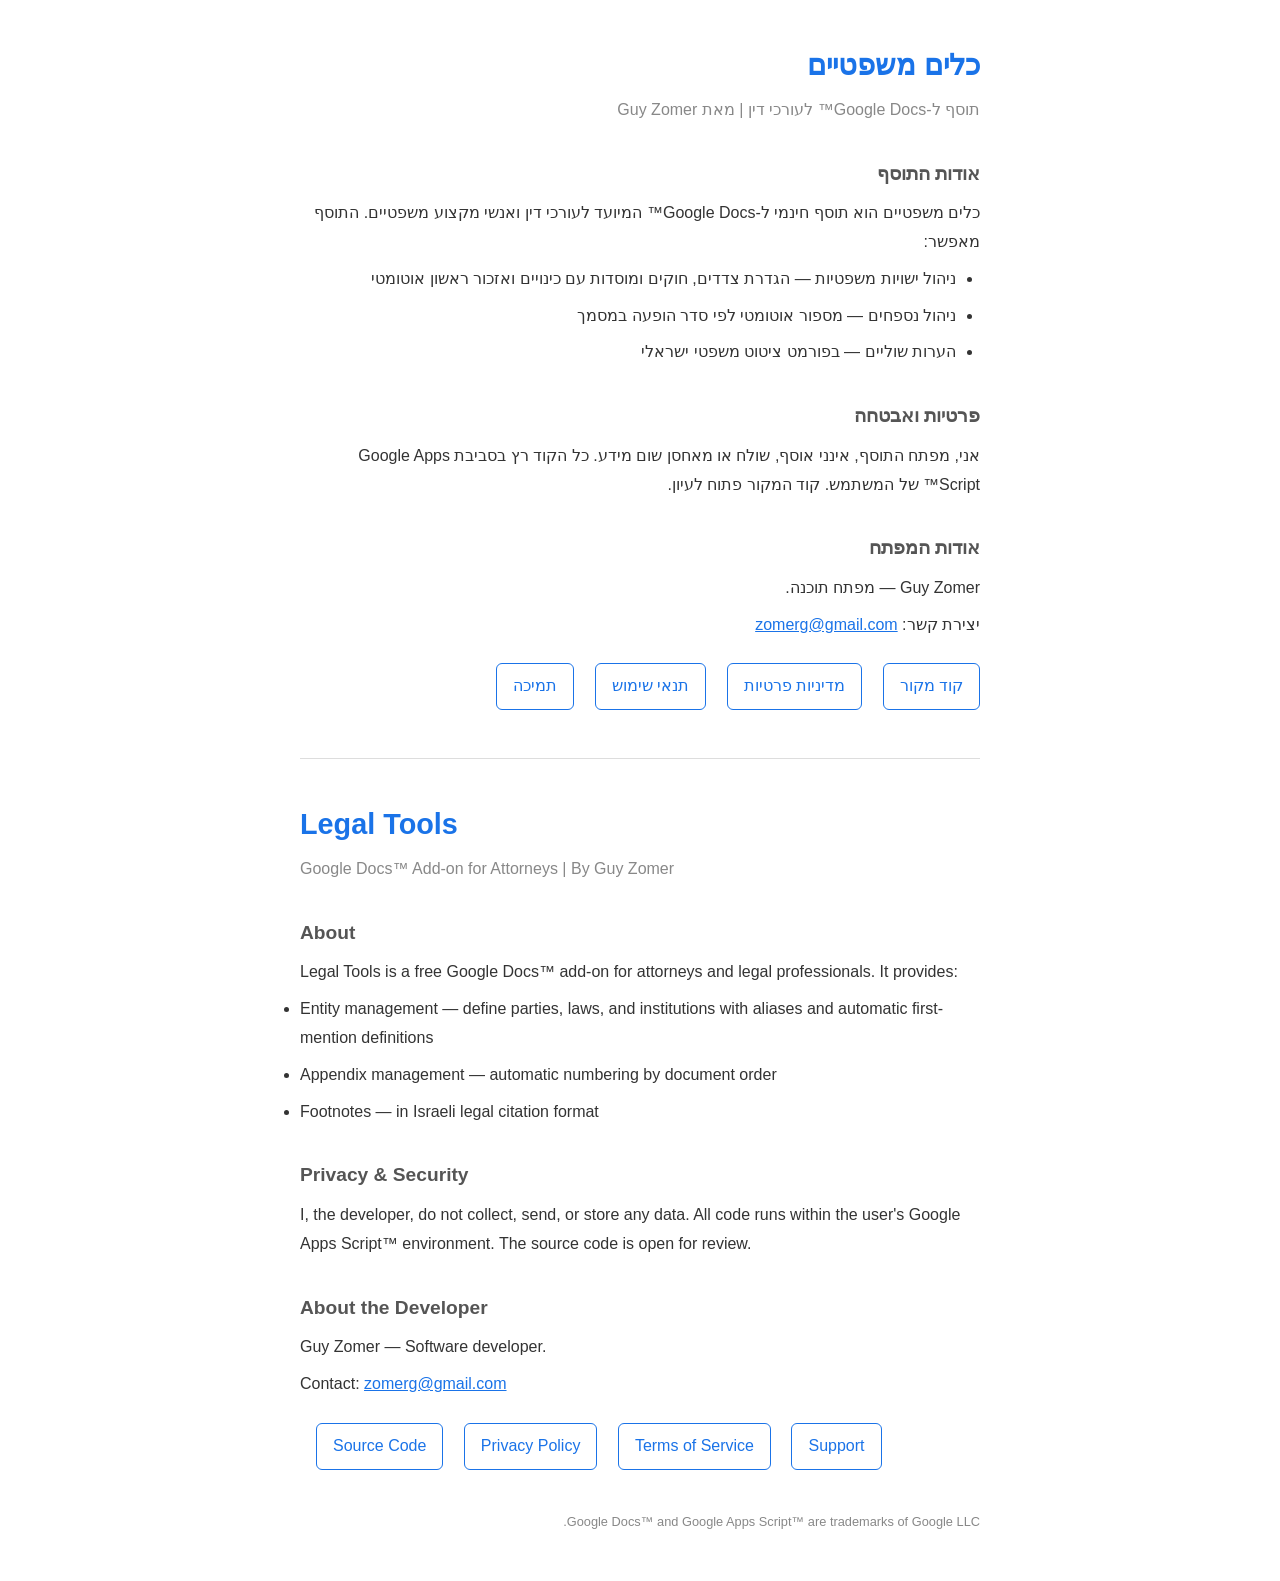
<file: docs/index.html>
<!DOCTYPE html>
<html lang="he" dir="rtl">
<head>
  <meta charset="UTF-8">
  <meta name="viewport" content="width=device-width, initial-scale=1.0">
  <title>כלים משפטיים — Legal Tools | Guy Zomer</title>
  <style>
    * { margin: 0; padding: 0; box-sizing: border-box; }
    body { font-family: 'Segoe UI', Tahoma, sans-serif; line-height: 1.8; color: #333; max-width: 720px; margin: 0 auto; padding: 40px 20px; }
    h1 { font-size: 1.8em; margin-bottom: 4px; color: #1a73e8; }
    h2 { font-size: 1.2em; margin-top: 32px; margin-bottom: 8px; color: #555; }
    p, li { margin-bottom: 8px; }
    ul { padding-right: 24px; }
    .subtitle { color: #888; font-size: 1em; margin-bottom: 24px; }
    a { color: #1a73e8; }
    .links { margin-top: 24px; }
    .links a { display: inline-block; margin-left: 16px; margin-bottom: 8px; padding: 8px 16px; border: 1px solid #1a73e8; border-radius: 6px; text-decoration: none; }
    .links a:hover { background: #1a73e8; color: white; }
    hr { border: none; border-top: 1px solid #ddd; margin: 40px 0; }
    .en { direction: ltr; text-align: left; }
    .footer { margin-top: 32px; font-size: 0.8em; color: #888; }
  </style>
</head>
<body>

  <h1>כלים משפטיים</h1>
  <p class="subtitle">תוסף ל-Google Docs™ לעורכי דין | מאת Guy Zomer</p>

  <h2>אודות התוסף</h2>
  <p>כלים משפטיים הוא תוסף חינמי ל-Google Docs™ המיועד לעורכי דין ואנשי מקצוע משפטיים. התוסף מאפשר:</p>
  <ul>
    <li>ניהול ישויות משפטיות — הגדרת צדדים, חוקים ומוסדות עם כינויים ואזכור ראשון אוטומטי</li>
    <li>ניהול נספחים — מספור אוטומטי לפי סדר הופעה במסמך</li>
    <li>הערות שוליים — בפורמט ציטוט משפטי ישראלי</li>
  </ul>

  <h2>פרטיות ואבטחה</h2>
  <p>אני, מפתח התוסף, אינני אוסף, שולח או מאחסן שום מידע. כל הקוד רץ בסביבת Google Apps Script™ של המשתמש. קוד המקור פתוח לעיון.</p>

  <h2>אודות המפתח</h2>
  <p>Guy Zomer — מפתח תוכנה.</p>
  <p>יצירת קשר: <a href="mailto:zomerg@gmail.com">zomerg@gmail.com</a></p>

  <div class="links">
    <a href="https://github.com/zomer-g/legal-tools-addon">קוד מקור</a>
    <a href="privacy.html">מדיניות פרטיות</a>
    <a href="terms.html">תנאי שימוש</a>
    <a href="support.html">תמיכה</a>
  </div>

  <hr>

  <div class="en">
    <h1>Legal Tools</h1>
    <p class="subtitle">Google Docs™ Add-on for Attorneys | By Guy Zomer</p>

    <h2>About</h2>
    <p>Legal Tools is a free Google Docs™ add-on for attorneys and legal professionals. It provides:</p>
    <ul>
      <li>Entity management — define parties, laws, and institutions with aliases and automatic first-mention definitions</li>
      <li>Appendix management — automatic numbering by document order</li>
      <li>Footnotes — in Israeli legal citation format</li>
    </ul>

    <h2>Privacy & Security</h2>
    <p>I, the developer, do not collect, send, or store any data. All code runs within the user's Google Apps Script™ environment. The source code is open for review.</p>

    <h2>About the Developer</h2>
    <p>Guy Zomer — Software developer.</p>
    <p>Contact: <a href="mailto:zomerg@gmail.com">zomerg@gmail.com</a></p>

    <div class="links">
      <a href="https://github.com/zomer-g/legal-tools-addon">Source Code</a>
      <a href="privacy.html">Privacy Policy</a>
      <a href="terms.html">Terms of Service</a>
      <a href="support.html">Support</a>
    </div>
  </div>

  <p class="footer">Google Docs™ and Google Apps Script™ are trademarks of Google LLC.</p>

</body>
</html>
</file>
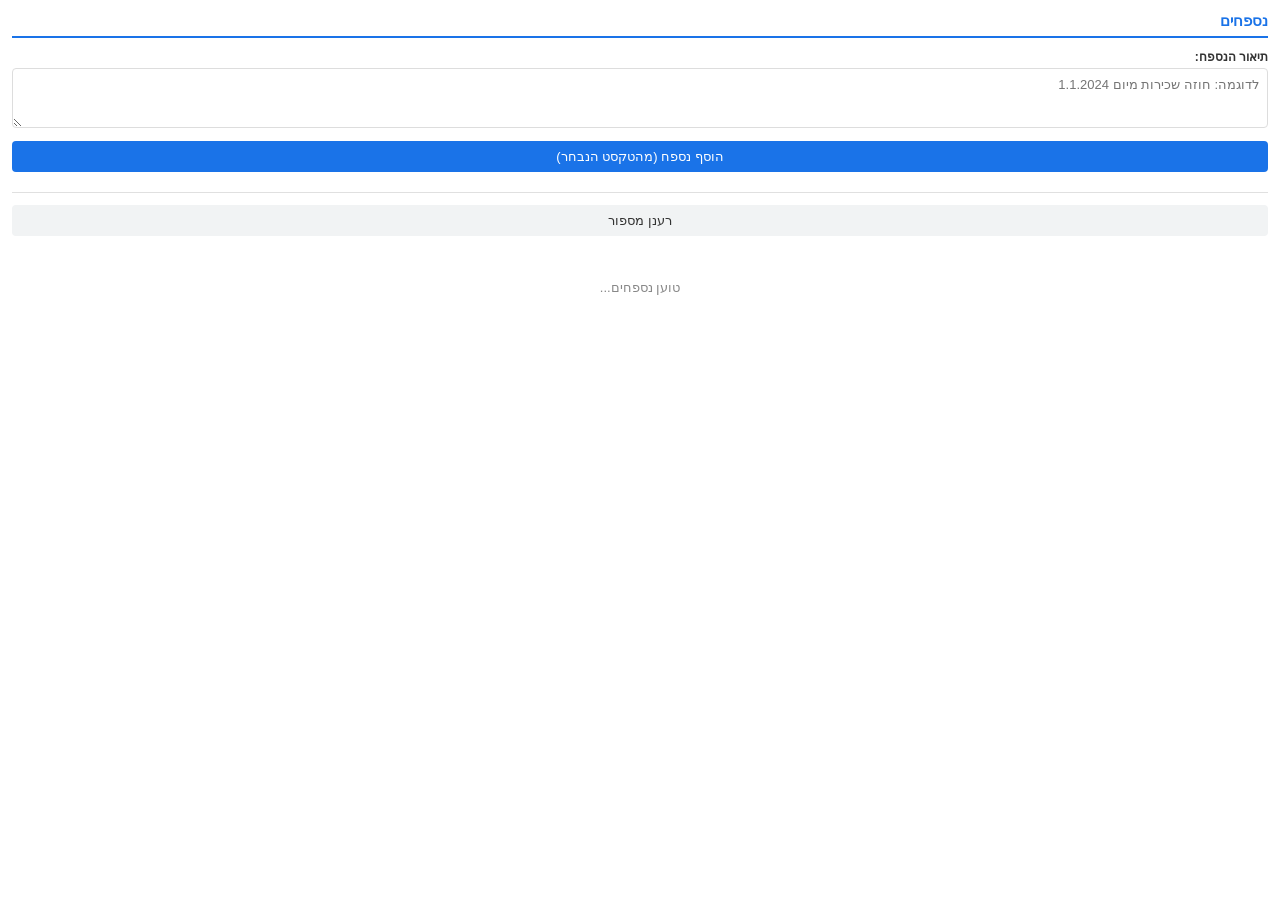
<file: AppendixSidebar.html>
<!DOCTYPE html>
<html dir="rtl">
<head>
  <base target="_top">
  <style>
    * { box-sizing: border-box; }
    body {
      font-family: 'Arial', 'Helvetica', sans-serif;
      direction: rtl;
      margin: 0;
      padding: 12px;
      font-size: 13px;
      color: #333;
    }
    h3 {
      margin: 0 0 12px 0;
      font-size: 15px;
      color: #1a73e8;
      border-bottom: 2px solid #1a73e8;
      padding-bottom: 6px;
    }
    .btn {
      display: inline-block;
      padding: 8px 16px;
      border: none;
      border-radius: 4px;
      cursor: pointer;
      font-size: 13px;
      font-family: inherit;
      transition: background-color 0.2s;
    }
    .btn-primary {
      background-color: #1a73e8;
      color: white;
      width: 100%;
      margin-bottom: 8px;
    }
    .btn-primary:hover { background-color: #1557b0; }
    .btn-secondary {
      background-color: #f1f3f4;
      color: #333;
    }
    .btn-secondary:hover { background-color: #e0e0e0; }
    .btn-danger {
      background-color: #d93025;
      color: white;
      padding: 4px 8px;
      font-size: 11px;
    }
    .btn-danger:hover { background-color: #b3261e; }
    .btn-small {
      padding: 4px 8px;
      font-size: 11px;
    }
    .form-group {
      margin-bottom: 10px;
    }
    .form-group label {
      display: block;
      margin-bottom: 4px;
      font-weight: bold;
      font-size: 12px;
    }
    .form-group input,
    .form-group textarea {
      width: 100%;
      padding: 8px;
      border: 1px solid #ddd;
      border-radius: 4px;
      font-family: inherit;
      font-size: 13px;
      direction: rtl;
    }
    .form-group textarea {
      height: 60px;
      resize: vertical;
    }
    .appendix-list {
      margin-top: 12px;
    }
    .appendix-item {
      background: #f8f9fa;
      border: 1px solid #e0e0e0;
      border-radius: 6px;
      padding: 10px;
      margin-bottom: 8px;
    }
    .appendix-item .label {
      font-weight: bold;
      color: #1a73e8;
      font-size: 14px;
    }
    .appendix-item .description {
      margin: 4px 0;
      color: #555;
    }
    .appendix-item .actions {
      margin-top: 6px;
      display: flex;
      gap: 6px;
    }
    .orphaned {
      border-color: #ffa726;
      background: #fff8e1;
    }
    .orphaned .label::after {
      content: ' (יתום)';
      color: #e65100;
      font-size: 11px;
    }
    .divider {
      border-top: 1px solid #e0e0e0;
      margin: 12px 0;
    }
    .status {
      padding: 8px;
      border-radius: 4px;
      margin-bottom: 8px;
      font-size: 12px;
      display: none;
    }
    .status.success { display: block; background: #e6f4ea; color: #137333; }
    .status.error { display: block; background: #fce8e6; color: #c5221f; }
    .loading {
      text-align: center;
      color: #888;
      padding: 20px;
    }
  </style>
</head>
<body>
  <h3>נספחים</h3>

  <div id="status" class="status"></div>

  <!-- Add new appendix -->
  <div id="addSection">
    <div class="form-group">
      <label>תיאור הנספח:</label>
      <textarea id="description" placeholder="לדוגמה: חוזה שכירות מיום 1.1.2024"></textarea>
    </div>
    <button class="btn btn-primary" onclick="addAppendix()">הוסף נספח (מהטקסט הנבחר)</button>
  </div>

  <div class="divider"></div>

  <!-- Refresh button -->
  <button class="btn btn-secondary" style="width:100%; margin-bottom:12px;" onclick="refreshAppendices()">רענן מספור</button>

  <!-- Appendix list -->
  <div id="appendixList" class="appendix-list">
    <div class="loading">טוען נספחים...</div>
  </div>

  <script>
    // Load appendices on sidebar open
    loadAppendices();

    function loadAppendices() {
      google.script.run
        .withSuccessHandler(renderList)
        .withFailureHandler(showError)
        .getAppendixList();
    }

    function renderList(items) {
      var container = document.getElementById('appendixList');
      if (!items || items.length === 0) {
        container.innerHTML = '<p style="color:#888; text-align:center;">אין נספחים עדיין. בחר טקסט והוסף נספח.</p>';
        return;
      }

      var html = '';
      for (var i = 0; i < items.length; i++) {
        var item = items[i];
        var orphanedClass = item.orphaned ? ' orphaned' : '';
        html += '<div class="appendix-item' + orphanedClass + '">' +
          '<div class="label">נספח ' + escapeHtml(item.currentLabel) + '</div>' +
          '<div class="description">' + escapeHtml(item.description) + '</div>' +
          '<div class="actions">' +
            '<button class="btn btn-secondary btn-small" onclick="editDescription(\'' + escapeHtml(item.uuid) + '\', this)">ערוך</button>' +
            '<button class="btn btn-danger btn-small" onclick="removeAppendix(\'' + escapeHtml(item.uuid) + '\')">הסר</button>' +
          '</div>' +
        '</div>';
      }
      container.innerHTML = html;
    }

    function addAppendix() {
      var desc = document.getElementById('description').value.trim();
      if (!desc) {
        showStatus('יש להזין תיאור לנספח.', 'error');
        return;
      }

      google.script.run
        .withSuccessHandler(function(result) {
          if (result.success) {
            document.getElementById('description').value = '';
            showStatus('נספח נוסף בהצלחה!', 'success');
            loadAppendices();
          } else {
            showStatus(result.error, 'error');
          }
        })
        .withFailureHandler(showError)
        .addAppendixFromSidebar(desc);
    }

    function removeAppendix(uuid) {
      if (!confirm('האם למחוק נספח זה?')) return;
      google.script.run
        .withSuccessHandler(function() {
          showStatus('נספח הוסר.', 'success');
          loadAppendices();
        })
        .withFailureHandler(showError)
        .removeAppendixFromSidebar(uuid);
    }

    function editDescription(uuid, btn) {
      var descEl = btn.parentElement.previousElementSibling;
      var currentDesc = descEl.textContent;
      var newDesc = prompt('תיאור חדש:', currentDesc);
      if (newDesc && newDesc !== currentDesc) {
        google.script.run
          .withSuccessHandler(function() {
            loadAppendices();
          })
          .withFailureHandler(showError)
          .updateAppendixDescription(uuid, newDesc);
      }
    }

    function refreshAppendices() {
      showStatus('מרענן...', 'success');
      google.script.run
        .withSuccessHandler(function() {
          showStatus('הנספחים עודכנו!', 'success');
          loadAppendices();
        })
        .withFailureHandler(showError)
        .refreshAppendicesFromSidebar();
    }

    function showStatus(msg, type) {
      var el = document.getElementById('status');
      el.textContent = msg;
      el.className = 'status ' + type;
      if (type === 'success') {
        setTimeout(function() { el.className = 'status'; }, 3000);
      }
    }

    function showError(err) {
      showStatus('שגיאה: ' + err.message, 'error');
    }

    function escapeHtml(text) {
      var div = document.createElement('div');
      div.textContent = text;
      return div.innerHTML;
    }
  </script>
</body>
</html>
</file>
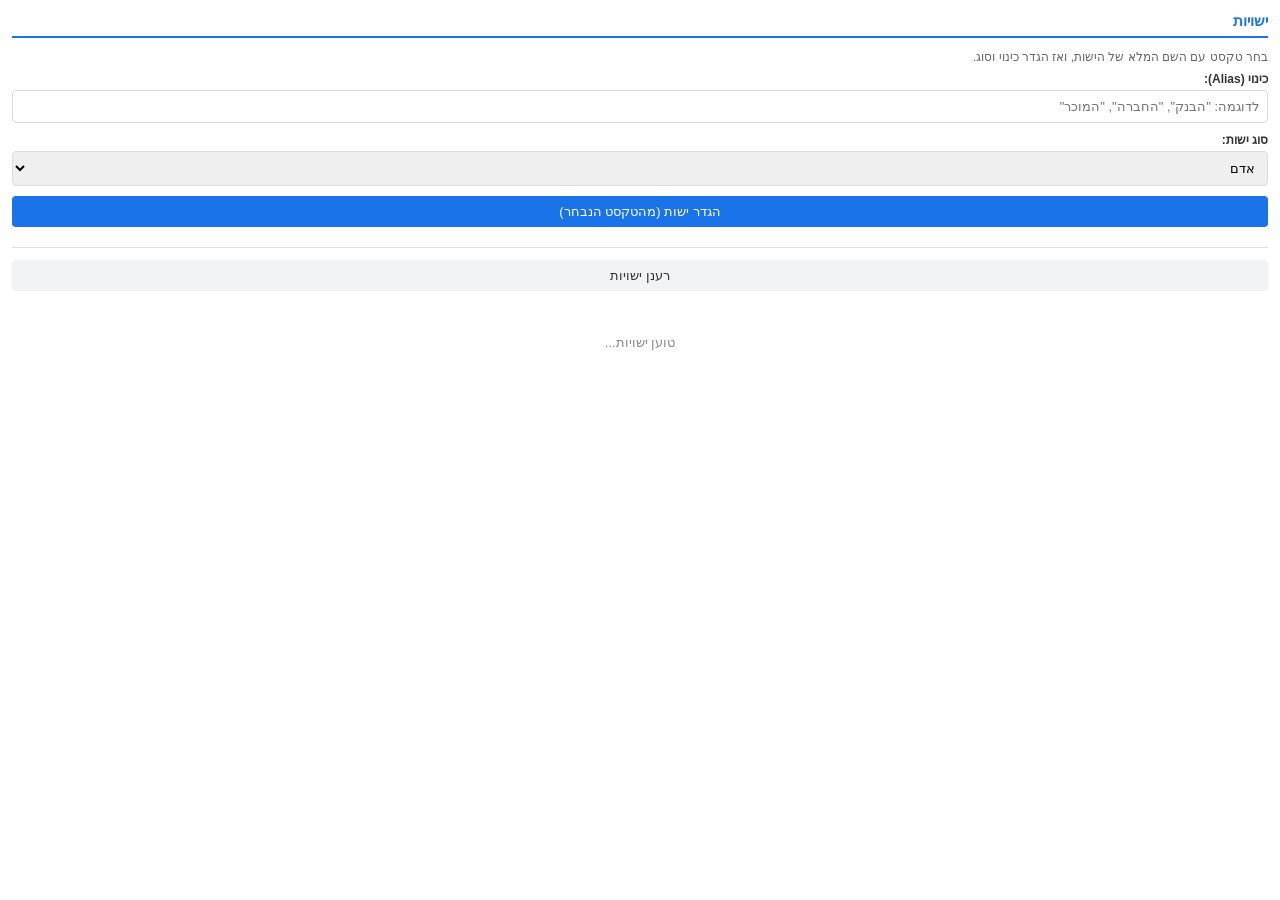
<file: EntitySidebar.html>
<!DOCTYPE html>
<html dir="rtl">
<head>
  <base target="_top">
  <style>
    * { box-sizing: border-box; }
    body {
      font-family: 'Arial', 'Helvetica', sans-serif;
      direction: rtl;
      margin: 0;
      padding: 12px;
      font-size: 13px;
      color: #333;
    }
    h3 {
      margin: 0 0 12px 0;
      font-size: 15px;
      color: #1a73e8;
      border-bottom: 2px solid #1a73e8;
      padding-bottom: 6px;
    }
    .btn {
      display: inline-block;
      padding: 8px 16px;
      border: none;
      border-radius: 4px;
      cursor: pointer;
      font-size: 13px;
      font-family: inherit;
      transition: background-color 0.2s;
    }
    .btn-primary {
      background-color: #1a73e8;
      color: white;
      width: 100%;
      margin-bottom: 8px;
    }
    .btn-primary:hover { background-color: #1557b0; }
    .btn-secondary {
      background-color: #f1f3f4;
      color: #333;
    }
    .btn-secondary:hover { background-color: #e0e0e0; }
    .btn-danger {
      background-color: #d93025;
      color: white;
      padding: 4px 8px;
      font-size: 11px;
    }
    .btn-danger:hover { background-color: #b3261e; }
    .btn-mark {
      background-color: #34a853;
      color: white;
      padding: 4px 8px;
      font-size: 11px;
    }
    .btn-mark:hover { background-color: #2d8e47; }
    .btn-small {
      padding: 4px 8px;
      font-size: 11px;
    }
    .form-group {
      margin-bottom: 10px;
    }
    .form-group label {
      display: block;
      margin-bottom: 4px;
      font-weight: bold;
      font-size: 12px;
    }
    .form-group input,
    .form-group select {
      width: 100%;
      padding: 8px;
      border: 1px solid #ddd;
      border-radius: 4px;
      font-family: inherit;
      font-size: 13px;
      direction: rtl;
    }
    .entity-list {
      margin-top: 12px;
    }
    .entity-item {
      background: #f8f9fa;
      border: 1px solid #e0e0e0;
      border-radius: 6px;
      padding: 10px;
      margin-bottom: 8px;
    }
    .entity-item .name {
      font-weight: bold;
      font-size: 13px;
    }
    .entity-item .alias {
      color: #1a73e8;
      font-weight: bold;
    }
    .entity-item .info {
      margin: 4px 0;
      color: #555;
      font-size: 12px;
    }
    .entity-item .type-badge {
      display: inline-block;
      padding: 2px 6px;
      border-radius: 10px;
      font-size: 10px;
      background: #e8eaf6;
      color: #3f51b5;
    }
    .entity-item .mention-count {
      font-size: 11px;
      color: #888;
    }
    .entity-item .actions {
      margin-top: 6px;
      display: flex;
      gap: 6px;
      flex-wrap: wrap;
    }
    .divider {
      border-top: 1px solid #e0e0e0;
      margin: 12px 0;
    }
    .status {
      padding: 8px;
      border-radius: 4px;
      margin-bottom: 8px;
      font-size: 12px;
      display: none;
    }
    .status.success { display: block; background: #e6f4ea; color: #137333; }
    .status.error { display: block; background: #fce8e6; color: #c5221f; }
    .loading {
      text-align: center;
      color: #888;
      padding: 20px;
    }
  </style>
</head>
<body>
  <h3>ישויות</h3>

  <div id="status" class="status"></div>

  <!-- Define new entity -->
  <div id="defineSection">
    <p style="font-size:12px; color:#666; margin:0 0 8px;">בחר טקסט עם השם המלא של הישות, ואז הגדר כינוי וסוג.</p>
    <div class="form-group">
      <label>כינוי (Alias):</label>
      <input type="text" id="alias" placeholder='לדוגמה: "הבנק", "החברה", "המוכר"'>
    </div>
    <div class="form-group">
      <label>סוג ישות:</label>
      <select id="entityType">
        <option value="person">אדם</option>
        <option value="corporation">תאגיד</option>
        <option value="place">מקום</option>
        <option value="other">אחר</option>
      </select>
    </div>
    <button class="btn btn-primary" onclick="defineEntity()">הגדר ישות (מהטקסט הנבחר)</button>
  </div>

  <div class="divider"></div>

  <!-- Refresh -->
  <button class="btn btn-secondary" style="width:100%; margin-bottom:12px;" onclick="refreshEntities()">רענן ישויות</button>

  <!-- Entity list -->
  <div id="entityList" class="entity-list">
    <div class="loading">טוען ישויות...</div>
  </div>

  <script>
    var TYPE_LABELS = {
      'person': 'אדם',
      'corporation': 'תאגיד',
      'place': 'מקום',
      'other': 'אחר'
    };

    // Load on open
    loadEntities();

    function loadEntities() {
      google.script.run
        .withSuccessHandler(renderList)
        .withFailureHandler(showError)
        .getEntityList();
    }

    function renderList(items) {
      var container = document.getElementById('entityList');
      if (!items || items.length === 0) {
        container.innerHTML = '<p style="color:#888; text-align:center;">אין ישויות עדיין. בחר טקסט והגדר ישות.</p>';
        return;
      }

      var html = '';
      for (var i = 0; i < items.length; i++) {
        var item = items[i];
        var eid = escapeHtml(item.entityId);
        html += '<div class="entity-item">' +
          '<div class="name">' + escapeHtml(item.fullName) + '</div>' +
          '<div class="info">' +
            'כינוי: <span class="alias">' + escapeHtml(item.alias) + '</span> ' +
            '<span class="type-badge">' + escapeHtml(TYPE_LABELS[item.type] || item.type) + '</span> ' +
            '<span class="mention-count">(' + escapeHtml(String(item.mentionCount)) + ' אזכורים)</span>' +
          '</div>' +
          '<div class="actions">' +
            '<button class="btn btn-mark btn-small" onclick="markMention(\'' + eid + '\')">סמן אזכור</button>' +
            '<button class="btn btn-secondary btn-small" onclick="editEntity(\'' + eid + '\')">ערוך</button>' +
            '<button class="btn btn-danger btn-small" onclick="removeEntity(\'' + eid + '\')">הסר</button>' +
          '</div>' +
        '</div>';
      }
      container.innerHTML = html;
    }

    function defineEntity() {
      var alias = document.getElementById('alias').value.trim();
      var type = document.getElementById('entityType').value;

      if (!alias) {
        showStatus('יש להזין כינוי לישות.', 'error');
        return;
      }

      google.script.run
        .withSuccessHandler(function(result) {
          if (result.success) {
            document.getElementById('alias').value = '';
            showStatus('ישות הוגדרה בהצלחה!', 'success');
            loadEntities();
          } else {
            showStatus(result.error, 'error');
          }
        })
        .withFailureHandler(showError)
        .defineEntityFromSidebar(alias, type);
    }

    function markMention(entityId) {
      google.script.run
        .withSuccessHandler(function(result) {
          if (result.success) {
            showStatus('אזכור סומן בהצלחה!', 'success');
            loadEntities();
          } else {
            showStatus(result.error, 'error');
          }
        })
        .withFailureHandler(showError)
        .markEntityMentionFromSidebar(entityId);
    }

    function removeEntity(entityId) {
      if (!confirm('האם להסיר ישות זו? (הטקסט במסמך יישאר כפי שהוא)')) return;
      google.script.run
        .withSuccessHandler(function() {
          showStatus('ישות הוסרה.', 'success');
          loadEntities();
        })
        .withFailureHandler(showError)
        .removeEntityFromSidebar(entityId);
    }

    function editEntity(entityId) {
      var newAlias = prompt('כינוי חדש:');
      if (newAlias) {
        google.script.run
          .withSuccessHandler(function() {
            showStatus('ישות עודכנה.', 'success');
            loadEntities();
          })
          .withFailureHandler(showError)
          .updateEntityFromSidebar(entityId, { alias: newAlias });
      }
    }

    function refreshEntities() {
      showStatus('מרענן...', 'success');
      google.script.run
        .withSuccessHandler(function() {
          showStatus('ישויות עודכנו!', 'success');
          loadEntities();
        })
        .withFailureHandler(showError)
        .refreshEntitiesFromSidebar();
    }

    function showStatus(msg, type) {
      var el = document.getElementById('status');
      el.textContent = msg;
      el.className = 'status ' + type;
      if (type === 'success') {
        setTimeout(function() { el.className = 'status'; }, 3000);
      }
    }

    function showError(err) {
      showStatus('שגיאה: ' + err.message, 'error');
    }

    function escapeHtml(text) {
      var div = document.createElement('div');
      div.textContent = text;
      return div.innerHTML;
    }
  </script>
</body>
</html>
</file>
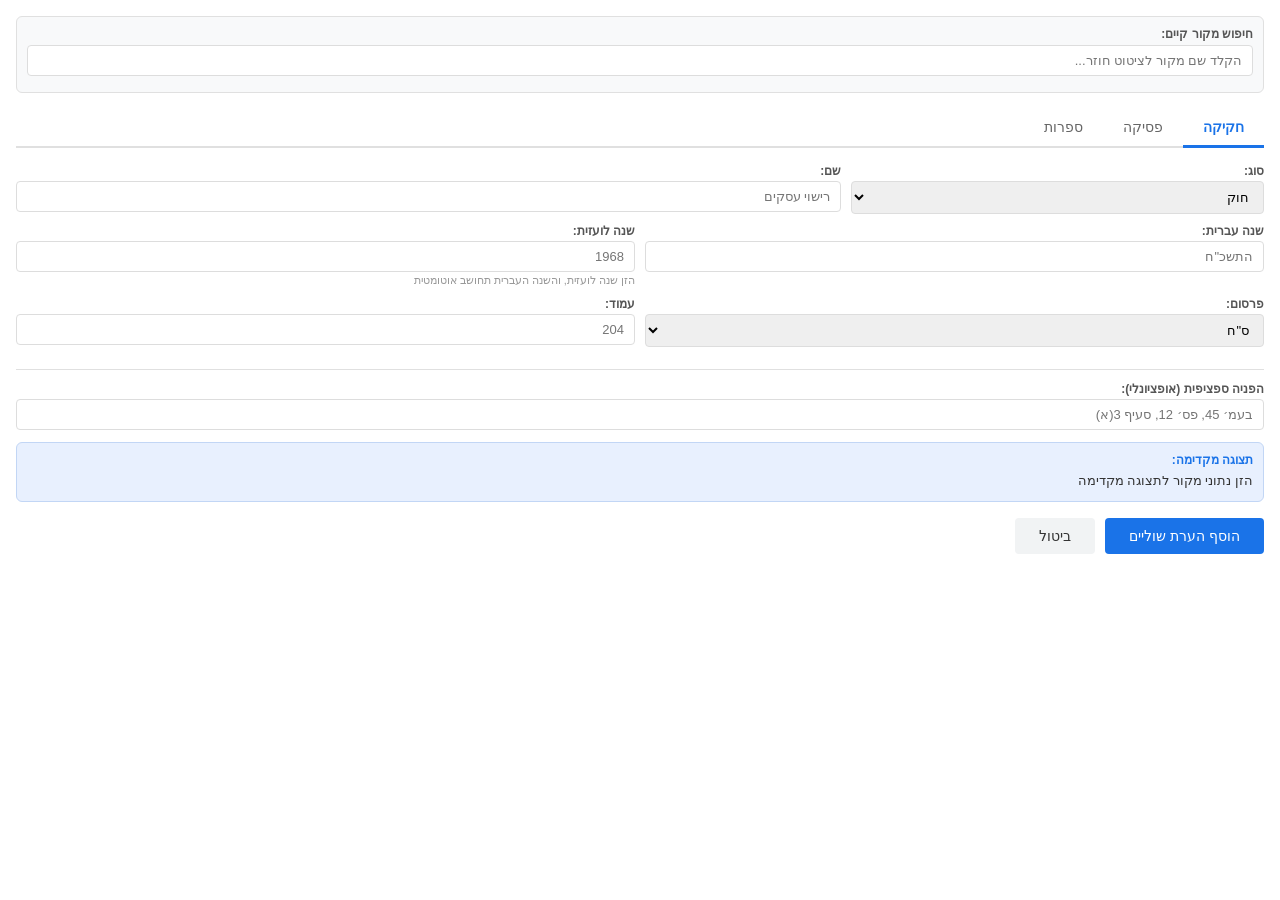
<file: FootnoteDialog.html>
<!DOCTYPE html>
<html dir="rtl">
<head>
  <base target="_top">
  <style>
    * { box-sizing: border-box; }
    body {
      font-family: 'Arial', 'Helvetica', sans-serif;
      direction: rtl;
      margin: 0;
      padding: 16px;
      font-size: 13px;
      color: #333;
    }

    /* Tabs */
    .tabs {
      display: flex;
      border-bottom: 2px solid #e0e0e0;
      margin-bottom: 16px;
    }
    .tab {
      padding: 10px 20px;
      cursor: pointer;
      border: none;
      background: none;
      font-size: 14px;
      font-family: inherit;
      color: #666;
      border-bottom: 3px solid transparent;
      margin-bottom: -2px;
      transition: all 0.2s;
    }
    .tab:hover { color: #333; }
    .tab.active {
      color: #1a73e8;
      border-bottom-color: #1a73e8;
      font-weight: bold;
    }

    /* Tab content */
    .tab-content { display: none; }
    .tab-content.active { display: block; }

    /* Form */
    .form-group {
      margin-bottom: 10px;
    }
    .form-group label {
      display: block;
      margin-bottom: 3px;
      font-weight: bold;
      font-size: 12px;
      color: #555;
    }
    .form-group input,
    .form-group select {
      width: 100%;
      padding: 7px 10px;
      border: 1px solid #ddd;
      border-radius: 4px;
      font-family: inherit;
      font-size: 13px;
      direction: rtl;
    }
    .form-group input:focus,
    .form-group select:focus {
      border-color: #1a73e8;
      outline: none;
      box-shadow: 0 0 0 2px rgba(26,115,232,0.15);
    }
    .form-row {
      display: flex;
      gap: 10px;
    }
    .form-row .form-group {
      flex: 1;
    }
    .form-group .hint {
      font-size: 11px;
      color: #999;
      margin-top: 2px;
    }

    /* Existing sources search */
    .search-section {
      margin-bottom: 16px;
      padding: 10px;
      background: #f8f9fa;
      border-radius: 6px;
      border: 1px solid #e0e0e0;
    }
    .search-section label {
      font-weight: bold;
      font-size: 12px;
      color: #555;
      margin-bottom: 4px;
      display: block;
    }
    .search-input {
      width: 100%;
      padding: 7px 10px;
      border: 1px solid #ddd;
      border-radius: 4px;
      font-family: inherit;
      font-size: 13px;
      direction: rtl;
    }
    .search-results {
      max-height: 120px;
      overflow-y: auto;
      margin-top: 6px;
    }
    .search-result-item {
      padding: 6px 8px;
      cursor: pointer;
      border-radius: 4px;
      font-size: 12px;
      border: 1px solid transparent;
    }
    .search-result-item:hover {
      background: #e8f0fe;
      border-color: #1a73e8;
    }
    .search-result-item .source-type {
      font-size: 10px;
      color: #888;
      display: inline-block;
      background: #e0e0e0;
      padding: 1px 5px;
      border-radius: 8px;
      margin-left: 4px;
    }

    /* Preview */
    .preview-section {
      margin-top: 12px;
      padding: 10px;
      background: #e8f0fe;
      border-radius: 6px;
      border: 1px solid #c2d6f5;
    }
    .preview-section label {
      font-weight: bold;
      font-size: 12px;
      color: #1a73e8;
      margin-bottom: 4px;
      display: block;
    }
    .preview-text {
      font-size: 13px;
      line-height: 1.5;
      min-height: 20px;
      color: #333;
    }

    /* Buttons */
    .btn-row {
      margin-top: 16px;
      display: flex;
      gap: 10px;
      justify-content: flex-start;
    }
    .btn {
      padding: 10px 24px;
      border: none;
      border-radius: 4px;
      cursor: pointer;
      font-size: 14px;
      font-family: inherit;
      transition: background-color 0.2s;
    }
    .btn-primary {
      background-color: #1a73e8;
      color: white;
    }
    .btn-primary:hover { background-color: #1557b0; }
    .btn-secondary {
      background-color: #f1f3f4;
      color: #333;
    }
    .btn-secondary:hover { background-color: #e0e0e0; }

    /* Status */
    .status {
      padding: 8px;
      border-radius: 4px;
      margin-bottom: 8px;
      font-size: 12px;
      display: none;
    }
    .status.success { display: block; background: #e6f4ea; color: #137333; }
    .status.error { display: block; background: #fce8e6; color: #c5221f; }

    /* Pinpoint section */
    .pinpoint-section {
      margin-top: 12px;
      padding-top: 12px;
      border-top: 1px solid #e0e0e0;
    }
  </style>
</head>
<body>

  <div id="status" class="status"></div>

  <!-- Search existing sources -->
  <div class="search-section">
    <label>חיפוש מקור קיים:</label>
    <input type="text" class="search-input" id="searchInput"
           placeholder="הקלד שם מקור לציטוט חוזר..." oninput="searchSources()">
    <div class="search-results" id="searchResults"></div>
  </div>

  <!-- Tabs -->
  <div class="tabs">
    <button class="tab active" onclick="switchTab('legislation')">חקיקה</button>
    <button class="tab" onclick="switchTab('caselaw')">פסיקה</button>
    <button class="tab" onclick="switchTab('literature')">ספרות</button>
  </div>

  <!-- Legislation Tab -->
  <div class="tab-content active" id="tab-legislation">
    <div class="form-row">
      <div class="form-group">
        <label>סוג:</label>
        <select id="leg-lawType" onchange="updatePreview()">
          <option value="חוק">חוק</option>
          <option value="תקנות">תקנות</option>
          <option value="פקודה">פקודה</option>
          <option value="צו">צו</option>
          <option value="חוק-יסוד:">חוק-יסוד:</option>
        </select>
      </div>
      <div class="form-group" style="flex:2;">
        <label>שם:</label>
        <input type="text" id="leg-name" placeholder="רישוי עסקים" oninput="updatePreview()">
      </div>
    </div>
    <div class="form-row">
      <div class="form-group">
        <label>שנה עברית:</label>
        <input type="text" id="leg-hebrewYear" placeholder='התשכ"ח' oninput="updatePreview()">
      </div>
      <div class="form-group">
        <label>שנה לועזית:</label>
        <input type="text" id="leg-gregorianYear" placeholder="1968" oninput="updatePreview()">
        <div class="hint">הזן שנה לועזית, והשנה העברית תחושב אוטומטית</div>
      </div>
    </div>
    <div class="form-row">
      <div class="form-group">
        <label>פרסום:</label>
        <select id="leg-publication" onchange="updatePreview()">
          <option value='ס"ח'>ס"ח</option>
          <option value='ק"ת'>ק"ת</option>
          <option value='י"פ'>י"פ</option>
          <option value='דמ"י'>דמ"י</option>
        </select>
      </div>
      <div class="form-group">
        <label>עמוד:</label>
        <input type="text" id="leg-page" placeholder="204" oninput="updatePreview()">
      </div>
    </div>
  </div>

  <!-- Case Law Tab -->
  <div class="tab-content" id="tab-caselaw">
    <div class="form-row">
      <div class="form-group">
        <label>סוג הליך:</label>
        <select id="case-proceedingType" onchange="updatePreview()">
          <option value='בג"ץ'>בג"ץ</option>
          <option value='ע"א'>ע"א</option>
          <option value='ע"פ'>ע"פ</option>
          <option value='ע"ע'>ע"ע</option>
          <option value='עע"מ'>עע"מ</option>
          <option value='רע"א'>רע"א</option>
          <option value='רע"פ'>רע"פ</option>
          <option value='דנ"א'>דנ"א</option>
          <option value='דנ"פ'>דנ"פ</option>
          <option value='ת"א'>ת"א</option>
          <option value='ת"פ'>ת"פ</option>
          <option value='ה"פ'>ה"פ</option>
          <option value='עת"מ'>עת"מ</option>
          <option value='ע"ב'>ע"ב</option>
        </select>
      </div>
      <div class="form-group">
        <label>מספר תיק:</label>
        <input type="text" id="case-caseNumber" placeholder="6821/93" oninput="updatePreview()">
      </div>
    </div>
    <div class="form-row">
      <div class="form-group">
        <label>צד א':</label>
        <input type="text" id="case-party1" placeholder='בנק המזרחי המאוחד בע"מ' oninput="updatePreview()">
      </div>
      <div class="form-group">
        <label>צד ב':</label>
        <input type="text" id="case-party2" placeholder="מגל" oninput="updatePreview()">
      </div>
    </div>
    <div class="form-row">
      <div class="form-group">
        <label>כרך:</label>
        <input type="text" id="case-reporterVolume" placeholder="מט(4)" oninput="updatePreview()">
      </div>
      <div class="form-group">
        <label>פרסום:</label>
        <select id="case-reporter" onchange="updatePreview()">
          <option value='פ"ד'>פ"ד</option>
          <option value='פד"ע'>פד"ע</option>
          <option value='פד"מ'>פד"מ</option>
          <option value="נבו">נבו</option>
          <option value="תקדין">תקדין</option>
        </select>
      </div>
      <div class="form-group">
        <label>עמוד:</label>
        <input type="text" id="case-page" placeholder="221" oninput="updatePreview()">
      </div>
    </div>
    <div class="form-row">
      <div class="form-group">
        <label>שנה:</label>
        <input type="text" id="case-year" placeholder="1995" oninput="updatePreview()">
      </div>
      <div class="form-group">
        <label>פסקה (אופציונלי):</label>
        <input type="text" id="case-paragraph" placeholder="15" oninput="updatePreview()">
      </div>
    </div>
  </div>

  <!-- Literature Tab -->
  <div class="tab-content" id="tab-literature">
    <div class="form-row">
      <div class="form-group">
        <label>שם פרטי מחבר:</label>
        <input type="text" id="lit-authorFirst" placeholder="אהרן" oninput="updatePreview()">
      </div>
      <div class="form-group">
        <label>שם משפחה מחבר:</label>
        <input type="text" id="lit-authorLast" placeholder="ברק" oninput="updatePreview()">
      </div>
    </div>
    <div class="form-group">
      <label>סוג:</label>
      <div style="display:flex; gap:16px; margin:4px 0;">
        <label style="font-weight:normal; display:flex; align-items:center; gap:4px;">
          <input type="radio" name="litType" value="book" checked onchange="updatePreview()"> ספר
        </label>
        <label style="font-weight:normal; display:flex; align-items:center; gap:4px;">
          <input type="radio" name="litType" value="article" onchange="updatePreview()"> מאמר
        </label>
      </div>
    </div>
    <div class="form-group">
      <label id="lit-title-label">כותרת הספר:</label>
      <input type="text" id="lit-title" placeholder="פרשנות במשפט" oninput="updatePreview()">
    </div>
    <div class="form-group" id="lit-journal-group">
      <label>שם כתב העת:</label>
      <input type="text" id="lit-journal" placeholder="משפטים" oninput="updatePreview()">
    </div>
    <div class="form-row">
      <div class="form-group" id="lit-volume-group">
        <label>כרך:</label>
        <input type="text" id="lit-volume" placeholder="כרך א" oninput="updatePreview()">
      </div>
      <div class="form-group">
        <label>עמוד:</label>
        <input type="text" id="lit-page" placeholder="123" oninput="updatePreview()">
      </div>
    </div>
    <div class="form-row">
      <div class="form-group" id="lit-edition-group">
        <label>מהדורה (אופציונלי):</label>
        <input type="text" id="lit-edition" placeholder="שנייה" oninput="updatePreview()">
      </div>
      <div class="form-group">
        <label>שנה:</label>
        <input type="text" id="lit-year" placeholder="1993" oninput="updatePreview()">
      </div>
    </div>
  </div>

  <!-- Pinpoint (shared across all tabs) -->
  <div class="pinpoint-section">
    <div class="form-group">
      <label>הפניה ספציפית (אופציונלי):</label>
      <input type="text" id="pinpoint" placeholder='בעמ׳ 45, פס׳ 12, סעיף 3(א)' oninput="updatePreview()">
    </div>
  </div>

  <!-- Preview -->
  <div class="preview-section">
    <label>תצוגה מקדימה:</label>
    <div class="preview-text" id="previewText">הזן נתוני מקור לתצוגה מקדימה</div>
  </div>

  <!-- Action buttons -->
  <div class="btn-row">
    <button class="btn btn-primary" onclick="insertFootnote()">הוסף הערת שוליים</button>
    <button class="btn btn-secondary" onclick="google.script.host.close()">ביטול</button>
  </div>

  <script>
    var currentTab = 'legislation';
    var existingSources = [];
    var selectedExistingSource = null;

    // Load existing sources
    google.script.run
      .withSuccessHandler(function(sources) {
        existingSources = sources || [];
      })
      .getFootnoteSources();

    // Auto-compute Hebrew year
    document.getElementById('leg-gregorianYear').addEventListener('blur', function() {
      var gYear = parseInt(this.value);
      if (gYear && !document.getElementById('leg-hebrewYear').value) {
        google.script.run
          .withSuccessHandler(function(hYear) {
            document.getElementById('leg-hebrewYear').value = hYear;
            updatePreview();
          })
          .convertToHebrewYear(gYear);
      }
    });

    function switchTab(tab) {
      currentTab = tab;
      selectedExistingSource = null;

      // Update tab buttons
      var tabs = document.querySelectorAll('.tab');
      tabs.forEach(function(t) { t.classList.remove('active'); });
      event.target.classList.add('active');

      // Update tab content
      var contents = document.querySelectorAll('.tab-content');
      contents.forEach(function(c) { c.classList.remove('active'); });
      document.getElementById('tab-' + tab).classList.add('active');

      // Update literature-specific fields
      if (tab === 'literature') {
        updateLitFields();
      }

      updatePreview();
    }

    function updateLitFields() {
      var isArticle = document.querySelector('input[name="litType"]:checked').value === 'article';
      document.getElementById('lit-title-label').textContent = isArticle ? 'כותרת המאמר:' : 'כותרת הספר:';
      document.getElementById('lit-journal-group').style.display = isArticle ? 'block' : 'none';
      document.getElementById('lit-edition-group').style.display = isArticle ? 'none' : 'block';
    }

    // Initial setup
    updateLitFields();

    function getSourceData() {
      var data = { type: currentTab, fields: {} };

      switch (currentTab) {
        case 'legislation':
          data.fields = {
            lawType: document.getElementById('leg-lawType').value,
            name: document.getElementById('leg-name').value,
            hebrewYear: document.getElementById('leg-hebrewYear').value,
            gregorianYear: document.getElementById('leg-gregorianYear').value,
            publication: document.getElementById('leg-publication').value,
            page: document.getElementById('leg-page').value
          };
          break;
        case 'caselaw':
          data.fields = {
            proceedingType: document.getElementById('case-proceedingType').value,
            caseNumber: document.getElementById('case-caseNumber').value,
            party1: document.getElementById('case-party1').value,
            party2: document.getElementById('case-party2').value,
            reporterVolume: document.getElementById('case-reporterVolume').value,
            reporter: document.getElementById('case-reporter').value,
            page: document.getElementById('case-page').value,
            year: document.getElementById('case-year').value,
            paragraph: document.getElementById('case-paragraph').value
          };
          break;
        case 'literature':
          var isArticle = document.querySelector('input[name="litType"]:checked').value === 'article';
          data.fields = {
            authorFirst: document.getElementById('lit-authorFirst').value,
            authorLast: document.getElementById('lit-authorLast').value,
            title: document.getElementById('lit-title').value,
            isArticle: isArticle,
            journal: isArticle ? document.getElementById('lit-journal').value : '',
            volume: document.getElementById('lit-volume').value,
            page: document.getElementById('lit-page').value,
            edition: isArticle ? '' : document.getElementById('lit-edition').value,
            year: document.getElementById('lit-year').value
          };
          break;
      }

      return data;
    }

    function updatePreview() {
      var previewEl = document.getElementById('previewText');

      if (selectedExistingSource) {
        var pinpoint = document.getElementById('pinpoint').value;
        var text = selectedExistingSource.shortName + ', לעיל הערה [N]';
        if (pinpoint) text += ', ' + pinpoint;
        text += '.';
        previewEl.textContent = text;
        return;
      }

      var data = getSourceData();
      var text = formatPreview(data);
      var pinpoint = document.getElementById('pinpoint').value;
      if (pinpoint) text += ', ' + pinpoint;
      if (text) text += '.';

      previewEl.textContent = text || 'הזן נתוני מקור לתצוגה מקדימה';
    }

    function formatPreview(data) {
      var f = data.fields;
      switch (data.type) {
        case 'legislation':
          var parts = [];
          if (f.lawType && f.name) parts.push(f.lawType + ' ' + f.name);
          if (f.hebrewYear && f.gregorianYear) parts.push(f.hebrewYear + '\u2013' + f.gregorianYear);
          else if (f.hebrewYear) parts.push(f.hebrewYear);
          if (f.publication && f.page) parts.push(f.publication + ' ' + f.page);
          return parts.join(', ');

        case 'caselaw':
          var r = '';
          if (f.proceedingType && f.caseNumber) r += f.proceedingType + ' ' + f.caseNumber + ' ';
          if (f.party1) r += f.party1;
          if (f.party2) r += " נ' " + f.party2;
          if (f.reporterVolume && f.reporter && f.page) r += ', ' + f.reporterVolume + ' ' + f.reporter + ' ' + f.page;
          if (f.year) r += ' (' + f.year + ')';
          if (f.paragraph) r += ', פס\' ' + f.paragraph;
          return r;

        case 'literature':
          var r = '';
          if (f.authorFirst && f.authorLast) r += f.authorFirst + ' ' + f.authorLast + ' ';
          if (f.isArticle) {
            if (f.title) r += '"' + f.title + '" ';
            if (f.journal) r += f.journal + ' ';
            if (f.volume) r += f.volume + ' ';
            if (f.page) r += f.page;
            if (f.year) r += ' (' + f.year + ')';
          } else {
            if (f.title) r += f.title + ' ';
            if (f.page) r += f.page + ' ';
            var paren = [];
            if (f.edition) paren.push('מהדורה ' + f.edition);
            if (f.year) paren.push(f.year);
            if (paren.length) r += '(' + paren.join(', ') + ')';
          }
          return r.trim();
      }
      return '';
    }

    function searchSources() {
      var query = document.getElementById('searchInput').value.trim().toLowerCase();
      var container = document.getElementById('searchResults');

      if (!query || query.length < 2) {
        container.innerHTML = '';
        selectedExistingSource = null;
        return;
      }

      var typeLabels = { 'legislation': 'חקיקה', 'caselaw': 'פסיקה', 'literature': 'ספרות' };
      var matches = existingSources.filter(function(s) {
        return s.fullCitation.toLowerCase().indexOf(query) !== -1 ||
               s.shortName.toLowerCase().indexOf(query) !== -1;
      });

      if (matches.length === 0) {
        container.innerHTML = '<div style="padding:6px; color:#888; font-size:12px;">לא נמצאו מקורות</div>';
        return;
      }

      var html = '';
      for (var i = 0; i < matches.length; i++) {
        var s = matches[i];
        html += '<div class="search-result-item" onclick="selectSource(' + i + ')" data-index="' + i + '">' +
          '<span class="source-type">' + escapeHtml(typeLabels[s.type] || s.type) + '</span> ' +
          escapeHtml(s.fullCitation) +
        '</div>';
      }
      container.innerHTML = html;
      container._matches = matches;
    }

    function selectSource(index) {
      var container = document.getElementById('searchResults');
      var matches = container._matches;
      if (!matches || !matches[index]) return;

      selectedExistingSource = matches[index];
      document.getElementById('searchInput').value = selectedExistingSource.fullCitation;
      container.innerHTML = '';
      showStatus('מקור נבחר - יוכנס כציטוט חוזר.', 'success');
      updatePreview();
    }

    function insertFootnote() {
      var pinpoint = document.getElementById('pinpoint').value.trim();

      var sourceData;
      if (selectedExistingSource) {
        sourceData = {
          type: selectedExistingSource.type,
          fields: selectedExistingSource.fields
        };
      } else {
        sourceData = getSourceData();
        // Validate minimum fields
        if (!validateSource(sourceData)) return;
      }

      google.script.run
        .withSuccessHandler(function(result) {
          if (result.success) {
            showStatus('הערת שוליים נוספה בהצלחה!', 'success');
            // Reload sources
            google.script.run
              .withSuccessHandler(function(sources) { existingSources = sources || []; })
              .getFootnoteSources();
            // Clear form after short delay
            setTimeout(function() {
              clearForm();
            }, 1500);
          } else {
            showStatus(result.error, 'error');
          }
        })
        .withFailureHandler(function(err) {
          showStatus('שגיאה: ' + err.message, 'error');
        })
        .insertFootnoteFromDialog(sourceData, pinpoint);
    }

    function validateSource(data) {
      var f = data.fields;
      switch (data.type) {
        case 'legislation':
          if (!f.name) { showStatus('יש להזין שם חוק/תקנה.', 'error'); return false; }
          break;
        case 'caselaw':
          if (!f.caseNumber || !f.party1) { showStatus('יש להזין מספר תיק ושם צד אחד לפחות.', 'error'); return false; }
          break;
        case 'literature':
          if (!f.authorLast || !f.title) { showStatus('יש להזין שם מחבר וכותרת.', 'error'); return false; }
          break;
      }
      return true;
    }

    function clearForm() {
      var inputs = document.querySelectorAll('input[type="text"]');
      inputs.forEach(function(input) { input.value = ''; });
      selectedExistingSource = null;
      updatePreview();
    }

    function showStatus(msg, type) {
      var el = document.getElementById('status');
      el.textContent = msg;
      el.className = 'status ' + type;
      if (type === 'success') {
        setTimeout(function() { el.className = 'status'; }, 3000);
      }
    }

    function escapeHtml(text) {
      var div = document.createElement('div');
      div.textContent = text;
      return div.innerHTML;
    }
  </script>
</body>
</html>
</file>
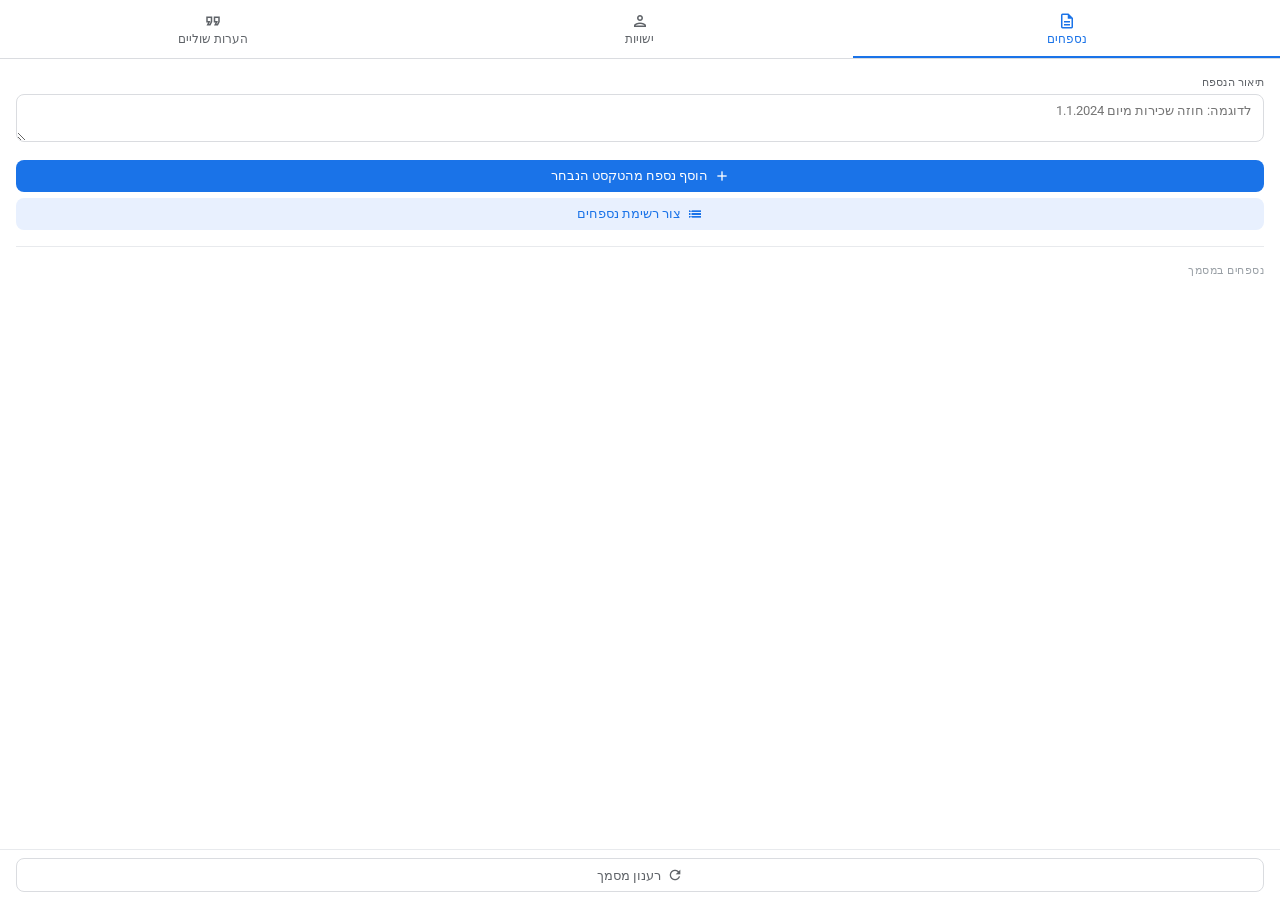
<file: UnifiedSidebar.html>
<!DOCTYPE html>
<html dir="rtl">
<head>
  <base target="_top">
  <link href="https://fonts.googleapis.com/css2?family=Google+Sans:wght@400;500&family=Roboto:wght@400;500&display=swap" rel="stylesheet">
  <link href="https://fonts.googleapis.com/icon?family=Material+Icons+Outlined" rel="stylesheet">
  <style>
    :root {
      --blue-600: #1a73e8;
      --blue-50: #e8f0fe;
      --blue-100: #d2e3fc;
      --grey-50: #f8f9fa;
      --grey-100: #f1f3f4;
      --grey-200: #e8eaed;
      --grey-300: #dadce0;
      --grey-500: #9aa0a6;
      --grey-700: #5f6368;
      --grey-900: #202124;
      --green-600: #1e8e3e;
      --green-50: #e6f4ea;
      --red-600: #d93025;
      --red-50: #fce8e6;
      --orange-600: #e8710a;
    }
    * { box-sizing: border-box; margin: 0; padding: 0; }
    body {
      font-family: 'Google Sans', 'Roboto', Arial, sans-serif;
      direction: rtl; font-size: 13px; color: var(--grey-900);
      background: white; line-height: 1.4;
      display: flex; flex-direction: column; height: 100vh;
    }

    /* ---- Top Tabs ---- */
    .nav-tabs {
      display: flex; background: white; border-bottom: 1px solid var(--grey-300);
      position: sticky; top: 0; z-index: 10; flex-shrink: 0;
    }
    .nav-tab {
      flex: 1; padding: 12px 4px 10px; cursor: pointer; border: none; background: none;
      font-family: inherit; font-size: 12px; font-weight: 500; color: var(--grey-700);
      text-align: center; border-bottom: 2px solid transparent;
      transition: color 0.15s, border-color 0.15s;
    }
    .nav-tab:hover { color: var(--blue-600); }
    .nav-tab.active { color: var(--blue-600); border-bottom-color: var(--blue-600); }
    .nav-tab .mio { font-size: 18px; display: block; margin: 0 auto 2px; }

    /* ---- Panels ---- */
    .panel { display: none; padding: 16px; flex: 1; overflow-y: auto; }
    .panel.active { display: block; }

    /* ---- Toast ---- */
    .toast {
      position: fixed; top: 50px; left: 50%; transform: translateX(-50%);
      padding: 8px 16px; border-radius: 8px; font-size: 12px; font-weight: 500;
      z-index: 100; opacity: 0; transition: opacity 0.2s; pointer-events: none;
      box-shadow: 0 1px 3px rgba(0,0,0,0.2);
    }
    .toast.show { opacity: 1; }
    .toast.success { background: var(--green-50); color: var(--green-600); }
    .toast.error { background: var(--red-50); color: var(--red-600); }

    /* ---- Forms ---- */
    .field { margin-bottom: 12px; }
    .field-label { display: block; font-size: 11px; font-weight: 500; color: var(--grey-700); margin-bottom: 4px; letter-spacing: 0.2px; }
    .field-input, .field-select, .field-textarea {
      width: 100%; padding: 8px 12px; border: 1px solid var(--grey-300); border-radius: 8px;
      font-family: inherit; font-size: 13px; direction: rtl; background: white;
      transition: border-color 0.15s, box-shadow 0.15s; outline: none;
    }
    .field-input:focus, .field-select:focus, .field-textarea:focus {
      border-color: var(--blue-600); box-shadow: 0 0 0 2px rgba(26,115,232,0.15);
    }
    .field-textarea { height: 48px; resize: vertical; }
    .field-hint { font-size: 11px; color: var(--grey-500); margin-top: 2px; }
    .field-row { display: flex; gap: 8px; }
    .field-row .field { flex: 1; }

    /* ---- Buttons ---- */
    .btn {
      display: inline-flex; align-items: center; justify-content: center; gap: 6px;
      padding: 8px 16px; border: none; border-radius: 8px; cursor: pointer;
      font-family: inherit; font-size: 13px; font-weight: 500;
      transition: background 0.15s, box-shadow 0.15s; outline: none;
    }
    .btn-filled { background: var(--blue-600); color: white; width: 100%; }
    .btn-filled:hover { background: #1765cc; box-shadow: 0 1px 3px rgba(0,0,0,0.15); }
    .btn-tonal { background: var(--blue-50); color: var(--blue-600); width: 100%; }
    .btn-tonal:hover { background: var(--blue-100); }
    .btn-outline { background: white; color: var(--grey-700); border: 1px solid var(--grey-300); }
    .btn-outline:hover { background: var(--grey-50); }
    .btn-text { background: none; color: var(--blue-600); padding: 6px 8px; }
    .btn-text:hover { background: var(--blue-50); }
    .btn-danger-text { background: none; color: var(--red-600); padding: 6px 8px; }
    .btn-danger-text:hover { background: var(--red-50); }
    .btn-sm { padding: 4px 10px; font-size: 12px; border-radius: 6px; }
    .btn .mio { font-size: 16px; }

    /* ---- Cards ---- */
    .card {
      background: white; border: 1px solid var(--grey-200); border-radius: 12px;
      padding: 12px; margin-bottom: 8px; transition: box-shadow 0.15s;
    }
    .card:hover { box-shadow: 0 1px 4px rgba(0,0,0,0.08); }
    .card-title { font-size: 13px; font-weight: 500; color: var(--grey-900); }
    .card-subtitle { font-size: 12px; color: var(--grey-700); margin-top: 2px; }
    .card-actions { display: flex; gap: 4px; margin-top: 8px; flex-wrap: wrap; }
    .badge {
      display: inline-block; padding: 2px 8px; border-radius: 12px;
      font-size: 11px; font-weight: 500; background: var(--grey-100); color: var(--grey-700);
    }
    .badge-blue { background: var(--blue-50); color: var(--blue-600); }

    /* ---- Entity insert button ---- */
    .entity-insert {
      background: var(--blue-600); color: white; border: none; border-radius: 50%;
      width: 28px; height: 28px; cursor: pointer; display: inline-flex;
      align-items: center; justify-content: center; flex-shrink: 0;
      transition: background 0.15s;
    }
    .entity-insert:hover { background: #1765cc; }
    .entity-insert .mio { font-size: 16px; }
    .entity-row { display: flex; align-items: center; gap: 8px; }
    .entity-info { flex: 1; min-width: 0; }

    /* ---- Divider ---- */
    .divider { border-top: 1px solid var(--grey-200); margin: 16px 0; }

    /* ---- Section title ---- */
    .section-title { font-size: 11px; font-weight: 500; color: var(--grey-500); text-transform: uppercase; letter-spacing: 0.5px; margin-bottom: 8px; }

    /* ---- Empty state ---- */
    .empty { text-align: center; padding: 24px 16px; color: var(--grey-500); }
    .empty .mio { font-size: 36px; display: block; margin-bottom: 8px; color: var(--grey-300); }

    /* ---- Footnote sub-tabs ---- */
    .sub-tabs { display: flex; gap: 4px; margin-bottom: 12px; }
    .sub-tab {
      flex: 1; padding: 6px 8px; border: none; border-radius: 8px; cursor: pointer;
      font-family: inherit; font-size: 12px; font-weight: 500;
      background: var(--grey-100); color: var(--grey-700); text-align: center;
    }
    .sub-tab:hover { background: var(--grey-200); }
    .sub-tab.active { background: var(--blue-50); color: var(--blue-600); }
    .fn-content { display: none; }
    .fn-content.active { display: block; }

    /* ---- Search ---- */
    .search-box {
      position: relative; margin-bottom: 12px;
    }
    .search-box .field-input { padding-right: 36px; }
    .search-box .search-icon {
      position: absolute; right: 10px; top: 50%; transform: translateY(-50%);
      color: var(--grey-500); font-size: 18px; pointer-events: none;
    }
    .search-results { max-height: 100px; overflow-y: auto; }
    .search-item {
      padding: 6px 8px; cursor: pointer; border-radius: 6px; font-size: 12px;
      transition: background 0.1s;
    }
    .search-item:hover { background: var(--blue-50); }

    /* ---- Preview ---- */
    .preview {
      background: var(--grey-50); border: 1px solid var(--grey-200); border-radius: 8px;
      padding: 10px 12px; margin-top: 12px;
    }
    .preview-label { font-size: 11px; font-weight: 500; color: var(--grey-500); margin-bottom: 4px; }
    .preview-text { font-size: 13px; color: var(--grey-900); min-height: 18px; direction: rtl; }

    /* ---- Footer ---- */
    .footer {
      position: sticky; bottom: 0; background: white; padding: 8px 16px;
      border-top: 1px solid var(--grey-200); flex-shrink: 0;
    }
    .footer .btn { width: 100%; }
  </style>
</head>
<body>

<div class="toast" id="toast"></div>

<!-- Navigation tabs -->
<div class="nav-tabs">
  <button class="nav-tab active" onclick="switchPanel('appendix')">
    <span class="mio material-icons-outlined">description</span>נספחים
  </button>
  <button class="nav-tab" onclick="switchPanel('entity')">
    <span class="mio material-icons-outlined">person</span>ישויות
  </button>
  <button class="nav-tab" onclick="switchPanel('footnote')">
    <span class="mio material-icons-outlined">format_quote</span>הערות שוליים
  </button>
</div>

<!-- ==================== APPENDIX ==================== -->
<div class="panel active" id="panel-appendix">
  <div class="field">
    <label class="field-label">תיאור הנספח</label>
    <textarea class="field-textarea" id="app-description" placeholder="לדוגמה: חוזה שכירות מיום 1.1.2024"></textarea>
  </div>
  <button class="btn btn-filled" onclick="addAppendix()">
    <span class="mio material-icons-outlined">add</span>הוסף נספח מהטקסט הנבחר
  </button>
  <button class="btn btn-tonal" style="margin-top:6px;" onclick="generateAppendixList()">
    <span class="mio material-icons-outlined">list</span>צור רשימת נספחים
  </button>
  <div class="divider"></div>
  <div class="section-title">נספחים במסמך</div>
  <div id="appendixList"></div>
</div>

<!-- ==================== ENTITY ==================== -->
<div class="panel" id="panel-entity">
  <p style="font-size:12px;color:var(--grey-700);margin-bottom:12px;">
    <strong>הגדרה:</strong> בחר טקסט עם השם המלא → הגדר כינוי.<br>
    <strong>הכנסה:</strong> שים סמן → לחץ <span class="mio material-icons-outlined" style="font-size:14px;vertical-align:middle;">add_circle</span> ליד ישות קיימת.
  </p>
  <div class="field">
    <label class="field-label">כינוי</label>
    <input type="text" class="field-input" id="ent-alias" placeholder='לדוגמה: "הבנק", "החברה"'>
  </div>
  <div class="field">
    <label class="field-label">סוג ישות</label>
    <select class="field-select" id="ent-type">
      <option value="person">אדם</option>
      <option value="corporation">תאגיד</option>
      <option value="place">מקום</option>
      <option value="legal_provision">הוראת דין</option>
      <option value="other">אחר</option>
    </select>
  </div>
  <button class="btn btn-filled" onclick="defineEntity()">
    <span class="mio material-icons-outlined">person_add</span>הגדר ישות מהטקסט הנבחר
  </button>
  <div id="associate-section" style="display:none; margin-top:8px;">
    <div class="divider"></div>
    <div class="section-title">שייך טקסט נבחר לישות קיימת</div>
    <div class="field">
      <select class="field-select" id="ent-associate-select"></select>
    </div>
    <button class="btn btn-tonal" onclick="associateSelection()">
      <span class="mio material-icons-outlined">link</span>שייך טקסט נבחר לישות
    </button>
  </div>
  <div class="divider"></div>
  <div class="section-title">ישויות במסמך</div>
  <div id="entityList"></div>
</div>

<!-- ==================== FOOTNOTE ==================== -->
<div class="panel" id="panel-footnote">
  <div class="search-box">
    <span class="mio material-icons-outlined search-icon">search</span>
    <input type="text" class="field-input" id="fn-search" placeholder="חיפוש מקור קיים..." oninput="searchSources()">
  </div>
  <div class="search-results" id="fn-searchResults"></div>

  <div class="sub-tabs">
    <button class="sub-tab active" onclick="switchFnTab('legislation')">חקיקה</button>
    <button class="sub-tab" onclick="switchFnTab('caselaw')">פסיקה</button>
    <button class="sub-tab" onclick="switchFnTab('literature')">ספרות</button>
  </div>

  <!-- Legislation -->
  <div class="fn-content active" id="fn-legislation">
    <div class="field-row">
      <div class="field"><label class="field-label">סוג</label>
        <select class="field-select" id="leg-lawType" onchange="updatePreview()"><option value="חוק">חוק</option><option value="תקנות">תקנות</option><option value="פקודה">פקודה</option><option value="צו">צו</option><option value="חוק-יסוד:">חוק-יסוד:</option></select>
      </div>
      <div class="field" style="flex:2"><label class="field-label">שם</label><input type="text" class="field-input" id="leg-name" placeholder="רישוי עסקים" oninput="updatePreview()"></div>
    </div>
    <div class="field-row">
      <div class="field"><label class="field-label">שנה עברית</label><input type="text" class="field-input" id="leg-hebrewYear" placeholder='התשכ"ח' oninput="updatePreview()"></div>
      <div class="field"><label class="field-label">שנה לועזית</label><input type="text" class="field-input" id="leg-gregorianYear" placeholder="1968" oninput="updatePreview()"><div class="field-hint">השנה העברית תחושב אוטומטית</div></div>
    </div>
    <div class="field-row">
      <div class="field"><label class="field-label">פרסום</label>
        <select class="field-select" id="leg-publication" onchange="updatePreview()"><option value='ס"ח'>ס"ח</option><option value='ק"ת'>ק"ת</option><option value='י"פ'>י"פ</option></select>
      </div>
      <div class="field"><label class="field-label">עמוד</label><input type="text" class="field-input" id="leg-page" placeholder="204" oninput="updatePreview()"></div>
    </div>
  </div>

  <!-- Case Law -->
  <div class="fn-content" id="fn-caselaw">
    <div class="field-row">
      <div class="field"><label class="field-label">סוג הליך</label>
        <select class="field-select" id="case-proceedingType" onchange="updatePreview()"><option value='בג"ץ'>בג"ץ</option><option value='ע"א'>ע"א</option><option value='ע"פ'>ע"פ</option><option value='ע"ע'>ע"ע</option><option value='עע"מ'>עע"מ</option><option value='רע"א'>רע"א</option><option value='דנ"א'>דנ"א</option><option value='ת"א'>ת"א</option><option value='ת"פ'>ת"פ</option><option value='עת"מ'>עת"מ</option></select>
      </div>
      <div class="field"><label class="field-label">מספר תיק</label><input type="text" class="field-input" id="case-caseNumber" placeholder="6821/93" oninput="updatePreview()"></div>
    </div>
    <div class="field-row">
      <div class="field"><label class="field-label">צד א'</label><input type="text" class="field-input" id="case-party1" placeholder='בנק המזרחי בע"מ' oninput="updatePreview()"></div>
      <div class="field"><label class="field-label">צד ב'</label><input type="text" class="field-input" id="case-party2" placeholder="מגל" oninput="updatePreview()"></div>
    </div>
    <div class="field-row">
      <div class="field"><label class="field-label">כרך</label><input type="text" class="field-input" id="case-reporterVolume" placeholder="מט(4)" oninput="updatePreview()"></div>
      <div class="field"><label class="field-label">פרסום</label>
        <select class="field-select" id="case-reporter" onchange="updatePreview()"><option value='פ"ד'>פ"ד</option><option value="נבו">נבו</option><option value="תקדין">תקדין</option></select>
      </div>
      <div class="field"><label class="field-label">עמוד</label><input type="text" class="field-input" id="case-page" placeholder="221" oninput="updatePreview()"></div>
    </div>
    <div class="field-row">
      <div class="field"><label class="field-label">שנה</label><input type="text" class="field-input" id="case-year" placeholder="1995" oninput="updatePreview()"></div>
      <div class="field"><label class="field-label">פסקה</label><input type="text" class="field-input" id="case-paragraph" placeholder="15" oninput="updatePreview()"></div>
    </div>
  </div>

  <!-- Literature -->
  <div class="fn-content" id="fn-literature">
    <div class="field-row">
      <div class="field"><label class="field-label">שם פרטי</label><input type="text" class="field-input" id="lit-authorFirst" placeholder="אהרן" oninput="updatePreview()"></div>
      <div class="field"><label class="field-label">שם משפחה</label><input type="text" class="field-input" id="lit-authorLast" placeholder="ברק" oninput="updatePreview()"></div>
    </div>
    <div class="field" style="margin-bottom:8px;">
      <div style="display:flex;gap:16px;">
        <label style="font-weight:normal;display:flex;align-items:center;gap:4px;font-size:12px;cursor:pointer;"><input type="radio" name="litType" value="book" checked onchange="updateLitFields();updatePreview()"> ספר</label>
        <label style="font-weight:normal;display:flex;align-items:center;gap:4px;font-size:12px;cursor:pointer;"><input type="radio" name="litType" value="article" onchange="updateLitFields();updatePreview()"> מאמר</label>
      </div>
    </div>
    <div class="field"><label class="field-label" id="lit-title-label">כותרת הספר</label><input type="text" class="field-input" id="lit-title" placeholder="פרשנות במשפט" oninput="updatePreview()"></div>
    <div class="field" id="lit-journal-group"><label class="field-label">שם כתב העת</label><input type="text" class="field-input" id="lit-journal" placeholder="משפטים" oninput="updatePreview()"></div>
    <div class="field-row">
      <div class="field"><label class="field-label">כרך</label><input type="text" class="field-input" id="lit-volume" placeholder="כרך א" oninput="updatePreview()"></div>
      <div class="field"><label class="field-label">עמוד</label><input type="text" class="field-input" id="lit-page" placeholder="123" oninput="updatePreview()"></div>
    </div>
    <div class="field-row">
      <div class="field" id="lit-edition-group"><label class="field-label">מהדורה</label><input type="text" class="field-input" id="lit-edition" placeholder="שנייה" oninput="updatePreview()"></div>
      <div class="field"><label class="field-label">שנה</label><input type="text" class="field-input" id="lit-year" placeholder="1993" oninput="updatePreview()"></div>
    </div>
  </div>

  <div class="field" style="margin-top:8px; padding-top:8px; border-top:1px solid var(--grey-200);">
    <label class="field-label">הפניה ספציפית (אופציונלי)</label>
    <input type="text" class="field-input" id="fn-pinpoint" placeholder="בעמ' 45, פס' 12" oninput="updatePreview()">
  </div>
  <div class="preview">
    <div class="preview-label">תצוגה מקדימה</div>
    <div class="preview-text" id="previewText">הזן נתוני מקור</div>
  </div>
  <button class="btn btn-filled" style="margin-top:12px;" onclick="insertFootnote()">
    <span class="mio material-icons-outlined">post_add</span>הוסף הערת שוליים
  </button>
</div>

<!-- Footer -->
<div class="footer">
  <button class="btn btn-outline" onclick="refreshAll()">
    <span class="mio material-icons-outlined">refresh</span>רענון מסמך
  </button>
</div>

<script>
  // ==================== NAVIGATION ====================
  function switchPanel(panel) {
    document.querySelectorAll('.nav-tab').forEach(function(t) { t.classList.remove('active'); });
    document.querySelectorAll('.panel').forEach(function(p) { p.classList.remove('active'); });
    event.target.closest('.nav-tab').classList.add('active');
    document.getElementById('panel-' + panel).classList.add('active');
  }

  // ==================== TOAST ====================
  function toast(msg, type) {
    var el = document.getElementById('toast');
    el.textContent = msg; el.className = 'toast ' + type + ' show';
    clearTimeout(el._t);
    el._t = setTimeout(function() { el.classList.remove('show'); }, 3000);
  }
  function showError(e) { toast('שגיאה: ' + (e.message || e), 'error'); }
  function escapeHtml(t) { var d = document.createElement('div'); d.textContent = t; return d.innerHTML; }
  function escapeAttr(s) { return String(s).replace(/&/g,'&amp;').replace(/'/g,'&#39;').replace(/"/g,'&quot;').replace(/</g,'&lt;').replace(/>/g,'&gt;'); }

  // ==================== REFRESH ====================
  function refreshAll() {
    toast('מרענן...', 'success');
    google.script.run.withSuccessHandler(function() {
      toast('המסמך עודכן!', 'success'); loadAppendices(); loadEntities();
    }).withFailureHandler(showError).refreshAllFromSidebar();
  }

  // ==================== APPENDIX ====================
  loadAppendices();
  function loadAppendices() {
    google.script.run.withSuccessHandler(renderAppendices).withFailureHandler(showError).getAppendixList();
  }
  function renderAppendices(items) {
    var c = document.getElementById('appendixList');
    if (!items || items.length === 0) {
      c.innerHTML = '<div class="empty"><span class="mio material-icons-outlined">description</span>אין נספחים עדיין</div>';
      return;
    }
    var html = '';
    for (var i = 0; i < items.length; i++) {
      var it = items[i];
      html += '<div class="card">' +
        '<div class="card-title">נספח ' + escapeHtml(it.currentLabel) + '</div>' +
        '<div class="card-subtitle">' + escapeHtml(it.description) + '</div>' +
        '<div class="card-actions">' +
          '<button class="btn btn-text btn-sm" onclick="editAppDesc(\'' + escapeAttr(it.uuid) + '\')"><span class="mio material-icons-outlined">edit</span>ערוך</button>' +
          '<button class="btn btn-danger-text btn-sm" onclick="removeApp(\'' + escapeAttr(it.uuid) + '\')"><span class="mio material-icons-outlined">delete</span>הסר</button>' +
        '</div></div>';
    }
    c.innerHTML = html;
  }
  function addAppendix() {
    var desc = document.getElementById('app-description').value.trim();
    if (!desc) { toast('יש להזין תיאור.', 'error'); return; }
    google.script.run.withSuccessHandler(function(r) {
      if (r.success) { document.getElementById('app-description').value = ''; toast('נספח נוסף!', 'success'); loadAppendices(); }
      else toast(r.error, 'error');
    }).withFailureHandler(showError).addAppendixFromSidebar(desc);
  }
  function removeApp(uuid) { if (!confirm('למחוק נספח?')) return; google.script.run.withSuccessHandler(function() { toast('הוסר.', 'success'); loadAppendices(); }).withFailureHandler(showError).removeAppendixFromSidebar(uuid); }
  function editAppDesc(uuid) { var d = prompt('תיאור חדש:'); if (d) google.script.run.withSuccessHandler(function() { loadAppendices(); }).withFailureHandler(showError).updateAppendixDescription(uuid, d); }
  function generateAppendixList() { google.script.run.withSuccessHandler(function() { toast('רשימה נוצרה!', 'success'); }).withFailureHandler(showError).generateAppendixListAtCursor(); }

  // ==================== ENTITY ====================
  var TYPE_LABELS = { person: 'אדם', corporation: 'תאגיד', place: 'מקום', legal_provision: 'הוראת דין', other: 'אחר' };
  loadEntities();
  function loadEntities() {
    google.script.run.withSuccessHandler(renderEntities).withFailureHandler(showError).getEntityList();
  }
  function renderEntities(items) {
    var c = document.getElementById('entityList');
    if (!items || items.length === 0) {
      c.innerHTML = '<div class="empty"><span class="mio material-icons-outlined">person_outline</span>אין ישויות עדיין</div>';
      return;
    }
    var html = '';
    for (var i = 0; i < items.length; i++) {
      var it = items[i];
      var eid = escapeAttr(it.entityId);
      html += '<div class="card"><div class="entity-row">' +
        '<button class="entity-insert" onclick="insertEntity(\'' + eid + '\')" title="הכנס במיקום הסמן"><span class="mio material-icons-outlined">add_circle</span></button>' +
        '<div class="entity-info">' +
          '<div class="card-title" style="white-space:nowrap;overflow:hidden;text-overflow:ellipsis;">' + escapeHtml(it.fullName) + '</div>' +
          '<div class="card-subtitle">"' + escapeHtml(it.alias) + '" <span class="badge">' + escapeHtml(TYPE_LABELS[it.type] || it.type) + '</span> <span style="color:var(--grey-500)">' + escapeHtml(String(it.mentionCount)) + ' אזכורים</span></div>' +
        '</div></div>' +
        '<div class="card-actions">' +
          '<button class="btn btn-text btn-sm" onclick="markMention(\'' + eid + '\')"><span class="mio material-icons-outlined">select_all</span>סמן בחירה</button>' +
          '<button class="btn btn-text btn-sm" onclick="editEntity(\'' + eid + '\')"><span class="mio material-icons-outlined">edit</span>ערוך</button>' +
          '<button class="btn btn-danger-text btn-sm" onclick="removeEntity(\'' + eid + '\')"><span class="mio material-icons-outlined">delete</span>הסר</button>' +
        '</div></div>';
    }
    c.innerHTML = html;
    // Fill associate dropdown
    var sel = document.getElementById('ent-associate-select');
    var assocSection = document.getElementById('associate-section');
    if (items && items.length > 0) {
      assocSection.style.display = 'block';
      sel.innerHTML = '';
      for (var i = 0; i < items.length; i++) {
        var opt = document.createElement('option');
        opt.value = items[i].entityId;
        opt.textContent = '\u0022' + items[i].alias + '\u0022 \u2014 ' + items[i].fullName;
        sel.appendChild(opt);
      }
    } else {
      assocSection.style.display = 'none';
    }
  }
  function associateSelection() {
    var eid = document.getElementById('ent-associate-select').value;
    if (!eid) { toast('יש לבחור ישות.', 'error'); return; }
    google.script.run.withSuccessHandler(function(r) {
      if (r.success) { toast('הטקסט שויך לישות!', 'success'); loadEntities(); }
      else toast(r.error, 'error');
    }).withFailureHandler(showError).markEntityMentionFromSidebar(eid);
  }
  function defineEntity() {
    var alias = document.getElementById('ent-alias').value.trim();
    var type = document.getElementById('ent-type').value;
    if (!alias) { toast('יש להזין כינוי.', 'error'); return; }
    google.script.run.withSuccessHandler(function(r) {
      if (r.success) { document.getElementById('ent-alias').value = ''; toast('ישות הוגדרה!', 'success'); loadEntities(); }
      else toast(r.error, 'error');
    }).withFailureHandler(showError).defineEntityFromSidebar(alias, type);
  }
  function insertEntity(eid) {
    google.script.run.withSuccessHandler(function(r) {
      if (r.success) { toast('ישות הוכנסה! ההגדרה המלאה עודכנה אוטומטית.', 'success'); loadEntities(); }
      else toast(r.error, 'error');
    }).withFailureHandler(showError).insertEntityAtCursor(eid);
  }
  function markMention(eid) {
    google.script.run.withSuccessHandler(function(r) {
      if (r.success) { toast('אזכור סומן!', 'success'); loadEntities(); } else toast(r.error, 'error');
    }).withFailureHandler(showError).markEntityMentionFromSidebar(eid);
  }
  function removeEntity(eid) { if (!confirm('להסיר ישות?')) return; google.script.run.withSuccessHandler(function() { toast('הוסרה.', 'success'); loadEntities(); }).withFailureHandler(showError).removeEntityFromSidebar(eid); }
  function editEntity(eid) { var a = prompt('כינוי חדש:'); if (a) google.script.run.withSuccessHandler(function() { toast('עודכן!', 'success'); loadEntities(); }).withFailureHandler(showError).updateEntityFromSidebar(eid, { alias: a }); }

  // ==================== FOOTNOTE ====================
  var currentFnTab = 'legislation'; var existingSources = []; var selectedExistingSource = null;
  google.script.run.withSuccessHandler(function(s) { existingSources = s || []; }).getFootnoteSources();
  document.getElementById('leg-gregorianYear').addEventListener('blur', function() {
    var y = parseInt(this.value);
    if (y && !document.getElementById('leg-hebrewYear').value) {
      google.script.run.withSuccessHandler(function(h) { document.getElementById('leg-hebrewYear').value = h; updatePreview(); }).convertToHebrewYear(y);
    }
  });
  function switchFnTab(tab) {
    currentFnTab = tab; selectedExistingSource = null;
    document.querySelectorAll('.sub-tab').forEach(function(t) { t.classList.remove('active'); });
    event.target.classList.add('active');
    document.querySelectorAll('.fn-content').forEach(function(c) { c.classList.remove('active'); });
    document.getElementById('fn-' + tab).classList.add('active');
    if (tab === 'literature') updateLitFields();
    updatePreview();
  }
  function updateLitFields() {
    var isArt = document.querySelector('input[name="litType"]:checked').value === 'article';
    document.getElementById('lit-title-label').textContent = isArt ? 'כותרת המאמר' : 'כותרת הספר';
    document.getElementById('lit-journal-group').style.display = isArt ? 'block' : 'none';
    document.getElementById('lit-edition-group').style.display = isArt ? 'none' : 'block';
  }
  updateLitFields();
  function gv(id) { return document.getElementById(id).value; }
  function getSourceData() {
    var data = { type: currentFnTab, fields: {} };
    switch (currentFnTab) {
      case 'legislation': data.fields = { lawType: gv('leg-lawType'), name: gv('leg-name'), hebrewYear: gv('leg-hebrewYear'), gregorianYear: gv('leg-gregorianYear'), publication: gv('leg-publication'), page: gv('leg-page') }; break;
      case 'caselaw': data.fields = { proceedingType: gv('case-proceedingType'), caseNumber: gv('case-caseNumber'), party1: gv('case-party1'), party2: gv('case-party2'), reporterVolume: gv('case-reporterVolume'), reporter: gv('case-reporter'), page: gv('case-page'), year: gv('case-year'), paragraph: gv('case-paragraph') }; break;
      case 'literature':
        var isArt = document.querySelector('input[name="litType"]:checked').value === 'article';
        data.fields = { authorFirst: gv('lit-authorFirst'), authorLast: gv('lit-authorLast'), title: gv('lit-title'), isArticle: isArt, journal: isArt ? gv('lit-journal') : '', volume: gv('lit-volume'), page: gv('lit-page'), edition: isArt ? '' : gv('lit-edition'), year: gv('lit-year') }; break;
    }
    return data;
  }
  function updatePreview() {
    var pe = document.getElementById('previewText');
    if (selectedExistingSource) { var p = gv('fn-pinpoint'); var t = selectedExistingSource.shortName + ', לעיל הערה [N]'; if (p) t += ', ' + p; pe.textContent = t + '.'; return; }
    var data = getSourceData(); var t = formatPreview(data); var p = gv('fn-pinpoint'); if (p) t += ', ' + p; if (t) t += '.'; pe.textContent = t || 'הזן נתוני מקור';
  }
  function formatPreview(data) {
    var f = data.fields;
    switch (data.type) {
      case 'legislation': var p = []; if (f.lawType && f.name) p.push(f.lawType + ' ' + f.name); if (f.hebrewYear && f.gregorianYear) p.push(f.hebrewYear + '\u2013' + f.gregorianYear); if (f.publication && f.page) p.push(f.publication + ' ' + f.page); return p.join(', ');
      case 'caselaw': var r = ''; if (f.proceedingType && f.caseNumber) r += f.proceedingType + ' ' + f.caseNumber + ' '; if (f.party1) r += f.party1; if (f.party2) r += " נ' " + f.party2; if (f.reporterVolume && f.reporter && f.page) r += ', ' + f.reporterVolume + ' ' + f.reporter + ' ' + f.page; if (f.year) r += ' (' + f.year + ')'; if (f.paragraph) r += ", פס' " + f.paragraph; return r;
      case 'literature': var r = ''; if (f.authorFirst && f.authorLast) r += f.authorFirst + ' ' + f.authorLast + ' '; if (f.isArticle) { if (f.title) r += '"' + f.title + '" '; if (f.journal) r += f.journal + ' '; if (f.volume) r += f.volume + ' '; if (f.page) r += f.page; if (f.year) r += ' (' + f.year + ')'; } else { if (f.title) r += f.title + ' '; if (f.page) r += f.page + ' '; var pa = []; if (f.edition) pa.push('מהדורה ' + f.edition); if (f.year) pa.push(f.year); if (pa.length) r += '(' + pa.join(', ') + ')'; } return r.trim();
    }
    return '';
  }
  function searchSources() {
    var q = gv('fn-search').trim().toLowerCase(); var c = document.getElementById('fn-searchResults');
    if (!q || q.length < 2) { c.innerHTML = ''; selectedExistingSource = null; return; }
    var tl = { legislation: 'חקיקה', caselaw: 'פסיקה', literature: 'ספרות' };
    var m = existingSources.filter(function(s) { return s.fullCitation.toLowerCase().indexOf(q) !== -1 || s.shortName.toLowerCase().indexOf(q) !== -1; });
    if (m.length === 0) { c.innerHTML = '<div style="padding:8px;color:var(--grey-500);font-size:12px;">לא נמצאו מקורות</div>'; return; }
    var html = '';
    for (var i = 0; i < m.length; i++) html += '<div class="search-item" onclick="selectSource(' + i + ')"><span class="badge" style="margin-left:4px;">' + (tl[m[i].type] || '') + '</span>' + escapeHtml(m[i].fullCitation) + '</div>';
    c.innerHTML = html; c._matches = m;
  }
  function selectSource(i) { var c = document.getElementById('fn-searchResults'); var m = c._matches; if (!m || !m[i]) return; selectedExistingSource = m[i]; document.getElementById('fn-search').value = m[i].fullCitation; c.innerHTML = ''; toast('מקור נבחר.', 'success'); updatePreview(); }
  function insertFootnote() {
    var pinpoint = gv('fn-pinpoint').trim(); var sourceData;
    if (selectedExistingSource) sourceData = { type: selectedExistingSource.type, fields: selectedExistingSource.fields };
    else { sourceData = getSourceData(); if (!validateSource(sourceData)) return; }
    google.script.run.withSuccessHandler(function(r) {
      if (r.success) { toast('הערה נוספה!', 'success'); google.script.run.withSuccessHandler(function(s) { existingSources = s || []; }).getFootnoteSources(); setTimeout(clearFnForm, 1000); }
      else toast(r.error, 'error');
    }).withFailureHandler(showError).insertFootnoteFromDialog(sourceData, pinpoint);
  }
  function validateSource(d) { var f = d.fields; switch (d.type) { case 'legislation': if (!f.name) { toast('יש להזין שם חוק.', 'error'); return false; } break; case 'caselaw': if (!f.caseNumber || !f.party1) { toast('יש להזין מספר תיק וצד.', 'error'); return false; } break; case 'literature': if (!f.authorLast || !f.title) { toast('יש להזין מחבר וכותרת.', 'error'); return false; } break; } return true; }
  function clearFnForm() { document.querySelectorAll('#panel-footnote input[type="text"]').forEach(function(i) { i.value = ''; }); selectedExistingSource = null; updatePreview(); }
</script>
</body>
</html>
</file>
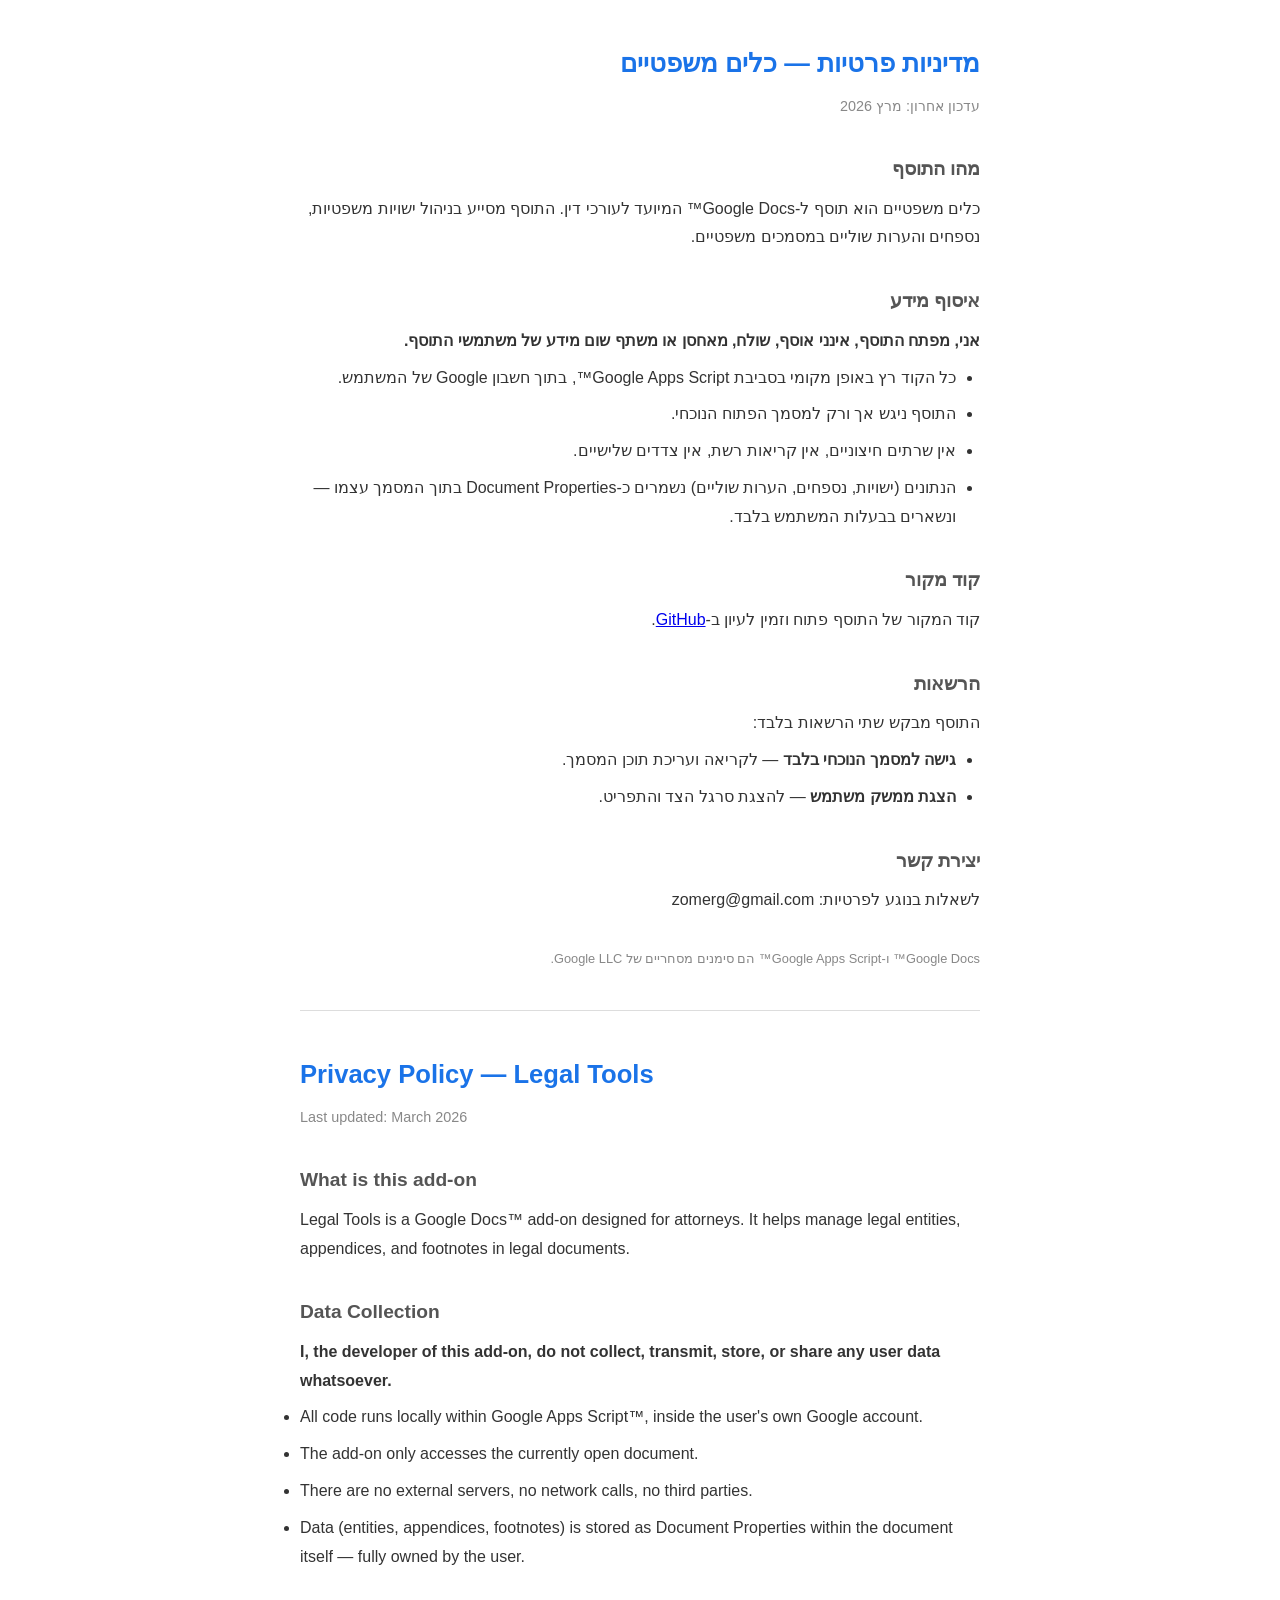
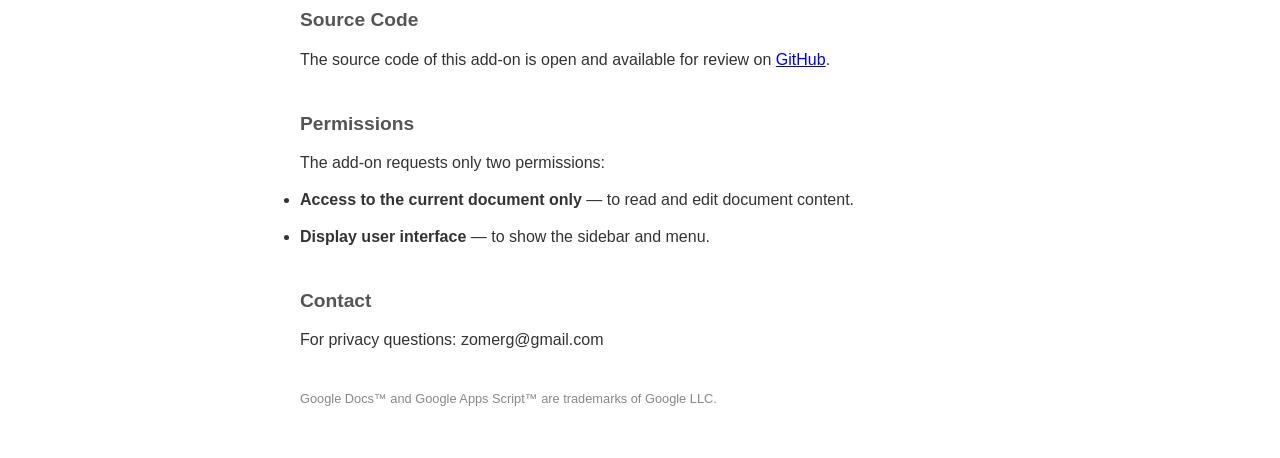
<file: docs/privacy.html>
<!DOCTYPE html>
<html lang="he" dir="rtl">
<head>
  <meta charset="UTF-8">
  <meta name="viewport" content="width=device-width, initial-scale=1.0">
  <title>מדיניות פרטיות — כלים משפטיים | Privacy Policy — Legal Tools</title>
  <style>
    * { margin: 0; padding: 0; box-sizing: border-box; }
    body { font-family: 'Segoe UI', Tahoma, sans-serif; line-height: 1.8; color: #333; max-width: 720px; margin: 0 auto; padding: 40px 20px; }
    h1 { font-size: 1.6em; margin-bottom: 8px; color: #1a73e8; }
    h2 { font-size: 1.2em; margin-top: 32px; margin-bottom: 8px; color: #555; }
    p, li { margin-bottom: 8px; }
    ul { padding-right: 24px; }
    .date { color: #888; font-size: 0.9em; margin-bottom: 24px; }
    hr { border: none; border-top: 1px solid #ddd; margin: 40px 0; }
    .en { direction: ltr; text-align: left; }
  </style>
</head>
<body>

  <h1>מדיניות פרטיות — כלים משפטיים</h1>
  <p class="date">עדכון אחרון: מרץ 2026</p>

  <h2>מהו התוסף</h2>
  <p>כלים משפטיים הוא תוסף ל-Google Docs™ המיועד לעורכי דין. התוסף מסייע בניהול ישויות משפטיות, נספחים והערות שוליים במסמכים משפטיים.</p>

  <h2>איסוף מידע</h2>
  <p><strong>אני, מפתח התוסף, אינני אוסף, שולח, מאחסן או משתף שום מידע של משתמשי התוסף.</strong></p>
  <ul>
    <li>כל הקוד רץ באופן מקומי בסביבת Google Apps Script™, בתוך חשבון Google של המשתמש.</li>
    <li>התוסף ניגש אך ורק למסמך הפתוח הנוכחי.</li>
    <li>אין שרתים חיצוניים, אין קריאות רשת, אין צדדים שלישיים.</li>
    <li>הנתונים (ישויות, נספחים, הערות שוליים) נשמרים כ-Document Properties בתוך המסמך עצמו — ונשארים בבעלות המשתמש בלבד.</li>
  </ul>

  <h2>קוד מקור</h2>
  <p>קוד המקור של התוסף פתוח וזמין לעיון ב-<a href="https://github.com/zomer-g/legal-tools-addon">GitHub</a>.</p>

  <h2>הרשאות</h2>
  <p>התוסף מבקש שתי הרשאות בלבד:</p>
  <ul>
    <li><strong>גישה למסמך הנוכחי בלבד</strong> — לקריאה ועריכת תוכן המסמך.</li>
    <li><strong>הצגת ממשק משתמש</strong> — להצגת סרגל הצד והתפריט.</li>
  </ul>

  <h2>יצירת קשר</h2>
  <p>לשאלות בנוגע לפרטיות: zomerg@gmail.com</p>

  <p style="margin-top:32px;font-size:0.8em;color:#888;">Google Docs™ ו-Google Apps Script™ הם סימנים מסחריים של Google LLC.</p>

  <hr>

  <div class="en">
    <h1>Privacy Policy — Legal Tools</h1>
    <p class="date">Last updated: March 2026</p>

    <h2>What is this add-on</h2>
    <p>Legal Tools is a Google Docs™ add-on designed for attorneys. It helps manage legal entities, appendices, and footnotes in legal documents.</p>

    <h2>Data Collection</h2>
    <p><strong>I, the developer of this add-on, do not collect, transmit, store, or share any user data whatsoever.</strong></p>
    <ul>
      <li>All code runs locally within Google Apps Script™, inside the user's own Google account.</li>
      <li>The add-on only accesses the currently open document.</li>
      <li>There are no external servers, no network calls, no third parties.</li>
      <li>Data (entities, appendices, footnotes) is stored as Document Properties within the document itself — fully owned by the user.</li>
    </ul>

    <h2>Source Code</h2>
    <p>The source code of this add-on is open and available for review on <a href="https://github.com/zomer-g/legal-tools-addon">GitHub</a>.</p>

    <h2>Permissions</h2>
    <p>The add-on requests only two permissions:</p>
    <ul>
      <li><strong>Access to the current document only</strong> — to read and edit document content.</li>
      <li><strong>Display user interface</strong> — to show the sidebar and menu.</li>
    </ul>

    <h2>Contact</h2>
    <p>For privacy questions: zomerg@gmail.com</p>

    <p style="margin-top:32px;font-size:0.8em;color:#888;">Google Docs™ and Google Apps Script™ are trademarks of Google LLC.</p>
  </div>

</body>
</html>
</file>
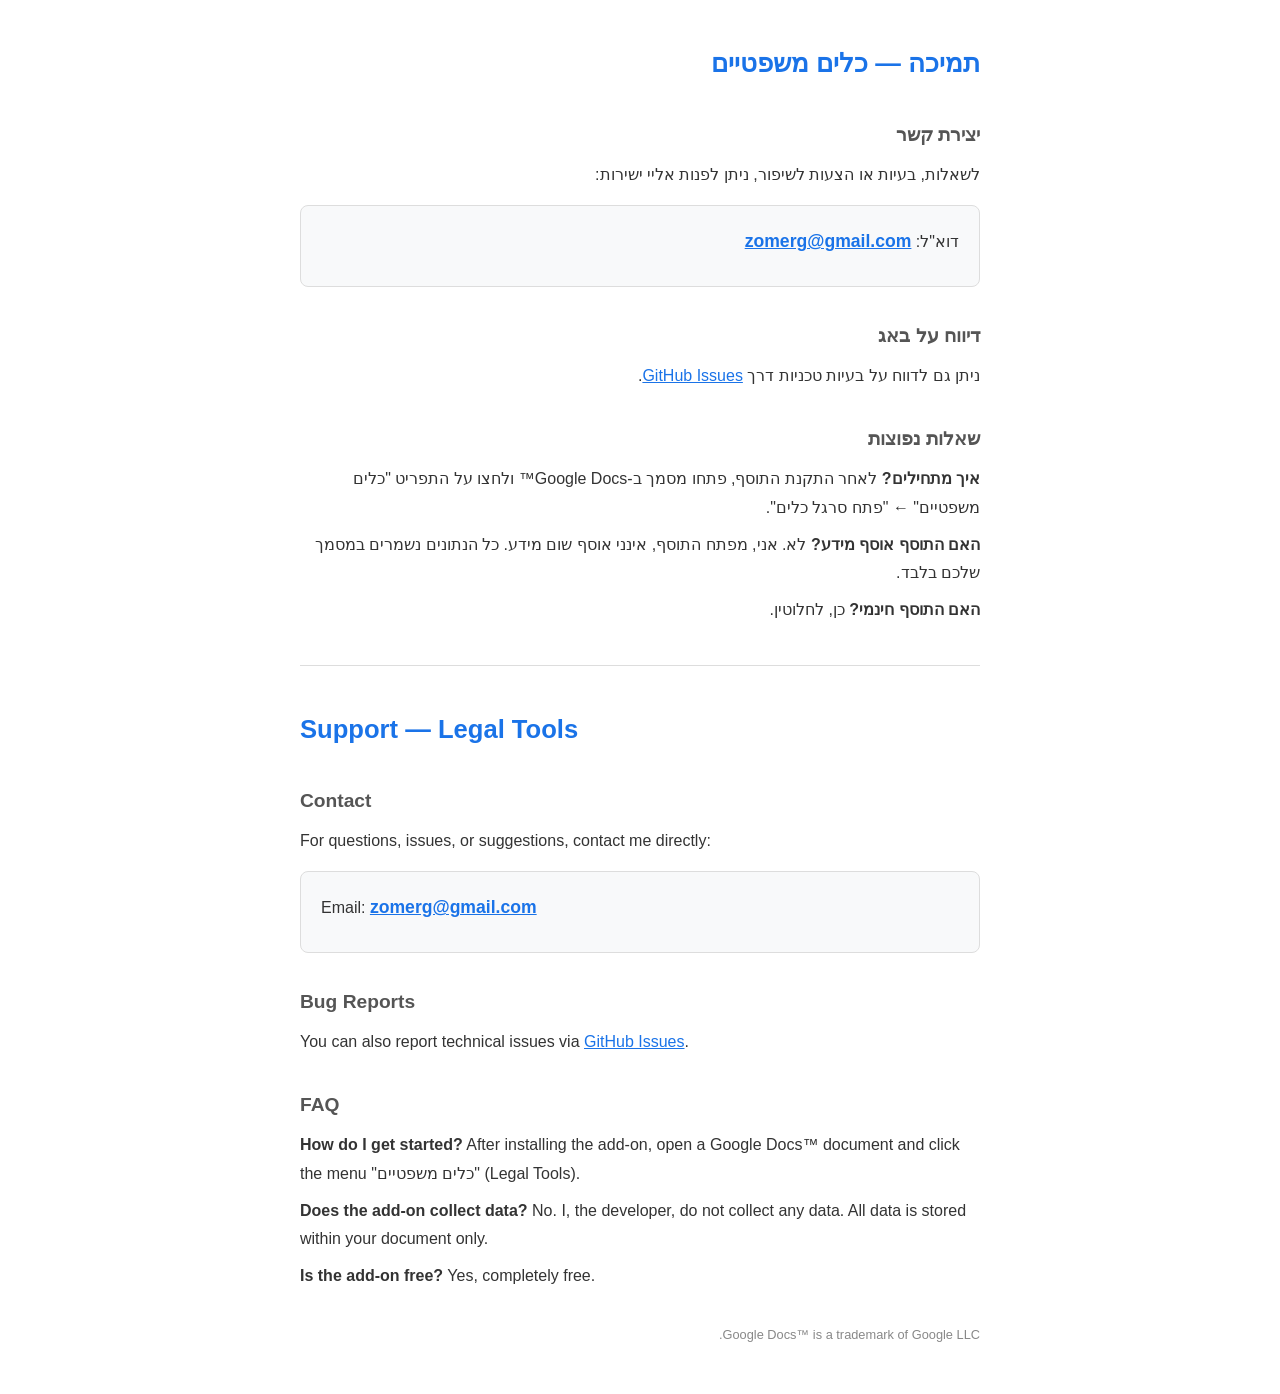
<file: docs/support.html>
<!DOCTYPE html>
<html lang="he" dir="rtl">
<head>
  <meta charset="UTF-8">
  <meta name="viewport" content="width=device-width, initial-scale=1.0">
  <title>תמיכה — כלים משפטיים | Support — Legal Tools</title>
  <style>
    * { margin: 0; padding: 0; box-sizing: border-box; }
    body { font-family: 'Segoe UI', Tahoma, sans-serif; line-height: 1.8; color: #333; max-width: 720px; margin: 0 auto; padding: 40px 20px; }
    h1 { font-size: 1.6em; margin-bottom: 8px; color: #1a73e8; }
    h2 { font-size: 1.2em; margin-top: 32px; margin-bottom: 8px; color: #555; }
    p { margin-bottom: 8px; }
    a { color: #1a73e8; }
    .contact-box { margin-top: 16px; padding: 20px; border: 1px solid #ddd; border-radius: 8px; background: #f8f9fa; }
    .contact-box a { font-size: 1.1em; font-weight: bold; }
    hr { border: none; border-top: 1px solid #ddd; margin: 40px 0; }
    .en { direction: ltr; text-align: left; }
    .footer { margin-top: 32px; font-size: 0.8em; color: #888; }
  </style>
</head>
<body>

  <h1>תמיכה — כלים משפטיים</h1>

  <h2>יצירת קשר</h2>
  <p>לשאלות, בעיות או הצעות לשיפור, ניתן לפנות אליי ישירות:</p>
  <div class="contact-box">
    <p>דוא"ל: <a href="mailto:zomerg@gmail.com">zomerg@gmail.com</a></p>
  </div>

  <h2>דיווח על באג</h2>
  <p>ניתן גם לדווח על בעיות טכניות דרך <a href="https://github.com/zomer-g/legal-tools-addon/issues">GitHub Issues</a>.</p>

  <h2>שאלות נפוצות</h2>
  <p><strong>איך מתחילים?</strong> לאחר התקנת התוסף, פתחו מסמך ב-Google Docs™ ולחצו על התפריט "כלים משפטיים" ← "פתח סרגל כלים".</p>
  <p><strong>האם התוסף אוסף מידע?</strong> לא. אני, מפתח התוסף, אינני אוסף שום מידע. כל הנתונים נשמרים במסמך שלכם בלבד.</p>
  <p><strong>האם התוסף חינמי?</strong> כן, לחלוטין.</p>

  <hr>

  <div class="en">
    <h1>Support — Legal Tools</h1>

    <h2>Contact</h2>
    <p>For questions, issues, or suggestions, contact me directly:</p>
    <div class="contact-box">
      <p>Email: <a href="mailto:zomerg@gmail.com">zomerg@gmail.com</a></p>
    </div>

    <h2>Bug Reports</h2>
    <p>You can also report technical issues via <a href="https://github.com/zomer-g/legal-tools-addon/issues">GitHub Issues</a>.</p>

    <h2>FAQ</h2>
    <p><strong>How do I get started?</strong> After installing the add-on, open a Google Docs™ document and click the menu "כלים משפטיים" (Legal Tools).</p>
    <p><strong>Does the add-on collect data?</strong> No. I, the developer, do not collect any data. All data is stored within your document only.</p>
    <p><strong>Is the add-on free?</strong> Yes, completely free.</p>
  </div>

  <p class="footer">Google Docs™ is a trademark of Google LLC.</p>

</body>
</html>
</file>
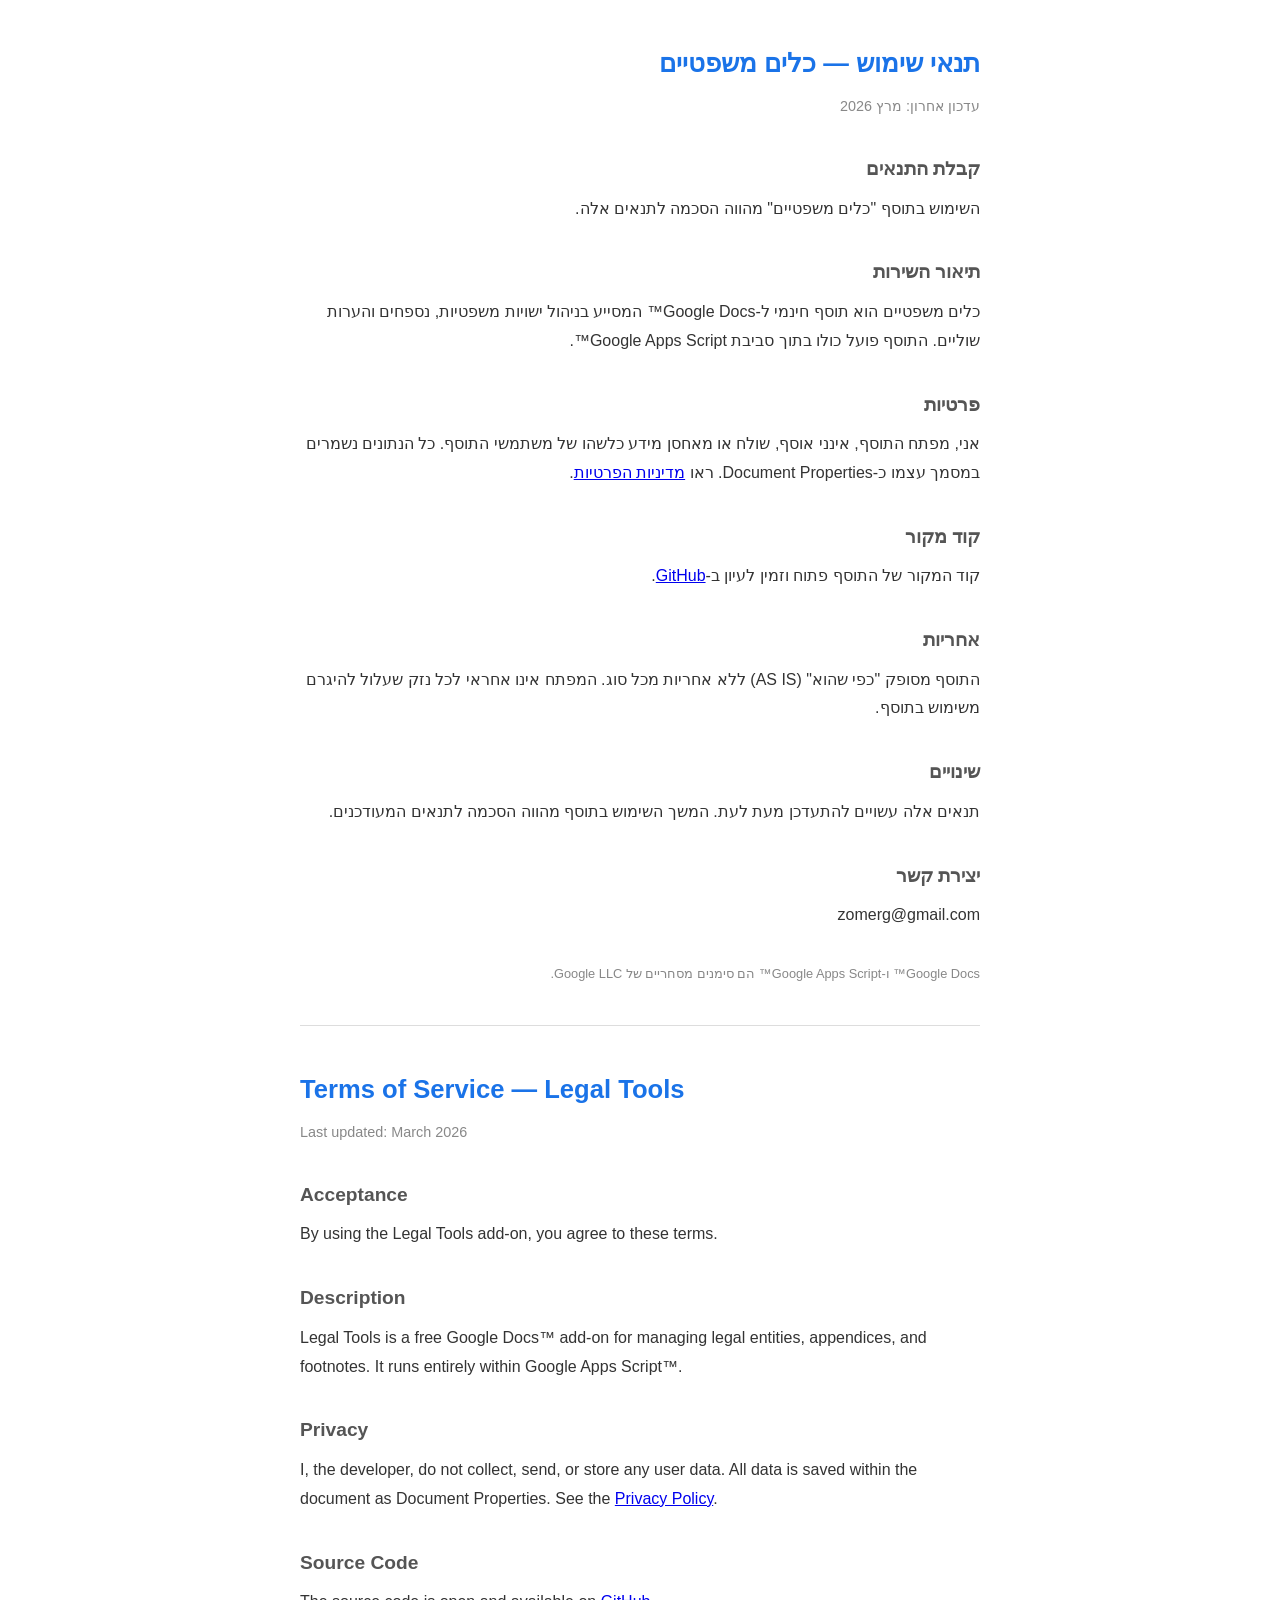
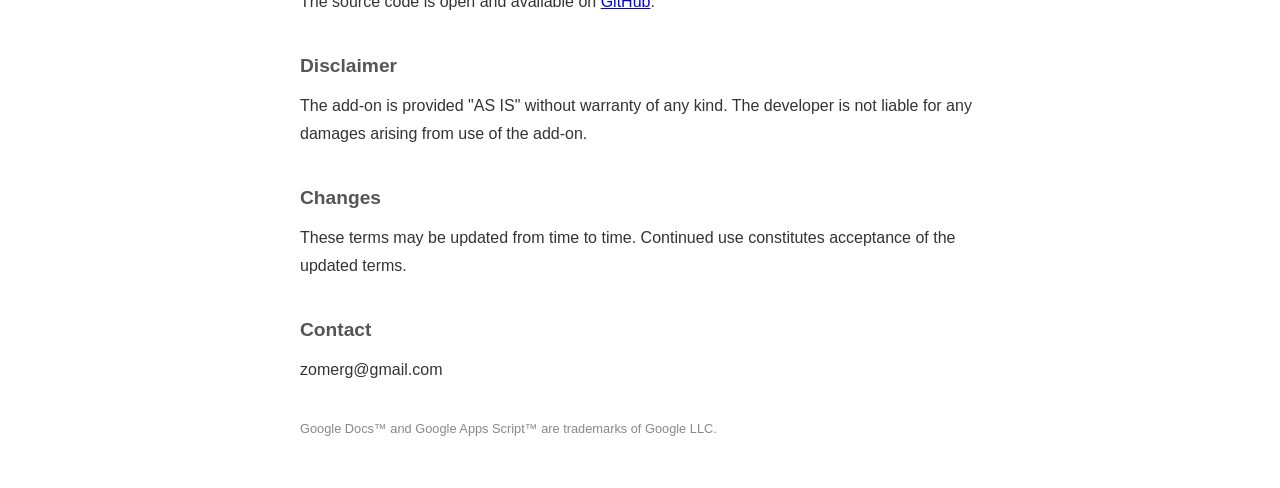
<file: docs/terms.html>
<!DOCTYPE html>
<html lang="he" dir="rtl">
<head>
  <meta charset="UTF-8">
  <meta name="viewport" content="width=device-width, initial-scale=1.0">
  <title>תנאי שימוש — כלים משפטיים | Terms of Service — Legal Tools</title>
  <style>
    * { margin: 0; padding: 0; box-sizing: border-box; }
    body { font-family: 'Segoe UI', Tahoma, sans-serif; line-height: 1.8; color: #333; max-width: 720px; margin: 0 auto; padding: 40px 20px; }
    h1 { font-size: 1.6em; margin-bottom: 8px; color: #1a73e8; }
    h2 { font-size: 1.2em; margin-top: 32px; margin-bottom: 8px; color: #555; }
    p, li { margin-bottom: 8px; }
    ul { padding-right: 24px; }
    .date { color: #888; font-size: 0.9em; margin-bottom: 24px; }
    hr { border: none; border-top: 1px solid #ddd; margin: 40px 0; }
    .en { direction: ltr; text-align: left; }
  </style>
</head>
<body>

  <h1>תנאי שימוש — כלים משפטיים</h1>
  <p class="date">עדכון אחרון: מרץ 2026</p>

  <h2>קבלת התנאים</h2>
  <p>השימוש בתוסף "כלים משפטיים" מהווה הסכמה לתנאים אלה.</p>

  <h2>תיאור השירות</h2>
  <p>כלים משפטיים הוא תוסף חינמי ל-Google Docs™ המסייע בניהול ישויות משפטיות, נספחים והערות שוליים. התוסף פועל כולו בתוך סביבת Google Apps Script™.</p>

  <h2>פרטיות</h2>
  <p>אני, מפתח התוסף, אינני אוסף, שולח או מאחסן מידע כלשהו של משתמשי התוסף. כל הנתונים נשמרים במסמך עצמו כ-Document Properties. ראו <a href="https://zomer-g.github.io/legal-tools-addon/privacy.html">מדיניות הפרטיות</a>.</p>

  <h2>קוד מקור</h2>
  <p>קוד המקור של התוסף פתוח וזמין לעיון ב-<a href="https://github.com/zomer-g/legal-tools-addon">GitHub</a>.</p>

  <h2>אחריות</h2>
  <p>התוסף מסופק "כפי שהוא" (AS IS) ללא אחריות מכל סוג. המפתח אינו אחראי לכל נזק שעלול להיגרם משימוש בתוסף.</p>

  <h2>שינויים</h2>
  <p>תנאים אלה עשויים להתעדכן מעת לעת. המשך השימוש בתוסף מהווה הסכמה לתנאים המעודכנים.</p>

  <h2>יצירת קשר</h2>
  <p>zomerg@gmail.com</p>

  <p style="margin-top:32px;font-size:0.8em;color:#888;">Google Docs™ ו-Google Apps Script™ הם סימנים מסחריים של Google LLC.</p>

  <hr>

  <div class="en">
    <h1>Terms of Service — Legal Tools</h1>
    <p class="date">Last updated: March 2026</p>

    <h2>Acceptance</h2>
    <p>By using the Legal Tools add-on, you agree to these terms.</p>

    <h2>Description</h2>
    <p>Legal Tools is a free Google Docs™ add-on for managing legal entities, appendices, and footnotes. It runs entirely within Google Apps Script™.</p>

    <h2>Privacy</h2>
    <p>I, the developer, do not collect, send, or store any user data. All data is saved within the document as Document Properties. See the <a href="https://zomer-g.github.io/legal-tools-addon/privacy.html">Privacy Policy</a>.</p>

    <h2>Source Code</h2>
    <p>The source code is open and available on <a href="https://github.com/zomer-g/legal-tools-addon">GitHub</a>.</p>

    <h2>Disclaimer</h2>
    <p>The add-on is provided "AS IS" without warranty of any kind. The developer is not liable for any damages arising from use of the add-on.</p>

    <h2>Changes</h2>
    <p>These terms may be updated from time to time. Continued use constitutes acceptance of the updated terms.</p>

    <h2>Contact</h2>
    <p>zomerg@gmail.com</p>

    <p style="margin-top:32px;font-size:0.8em;color:#888;">Google Docs™ and Google Apps Script™ are trademarks of Google LLC.</p>
  </div>

</body>
</html>
</file>
